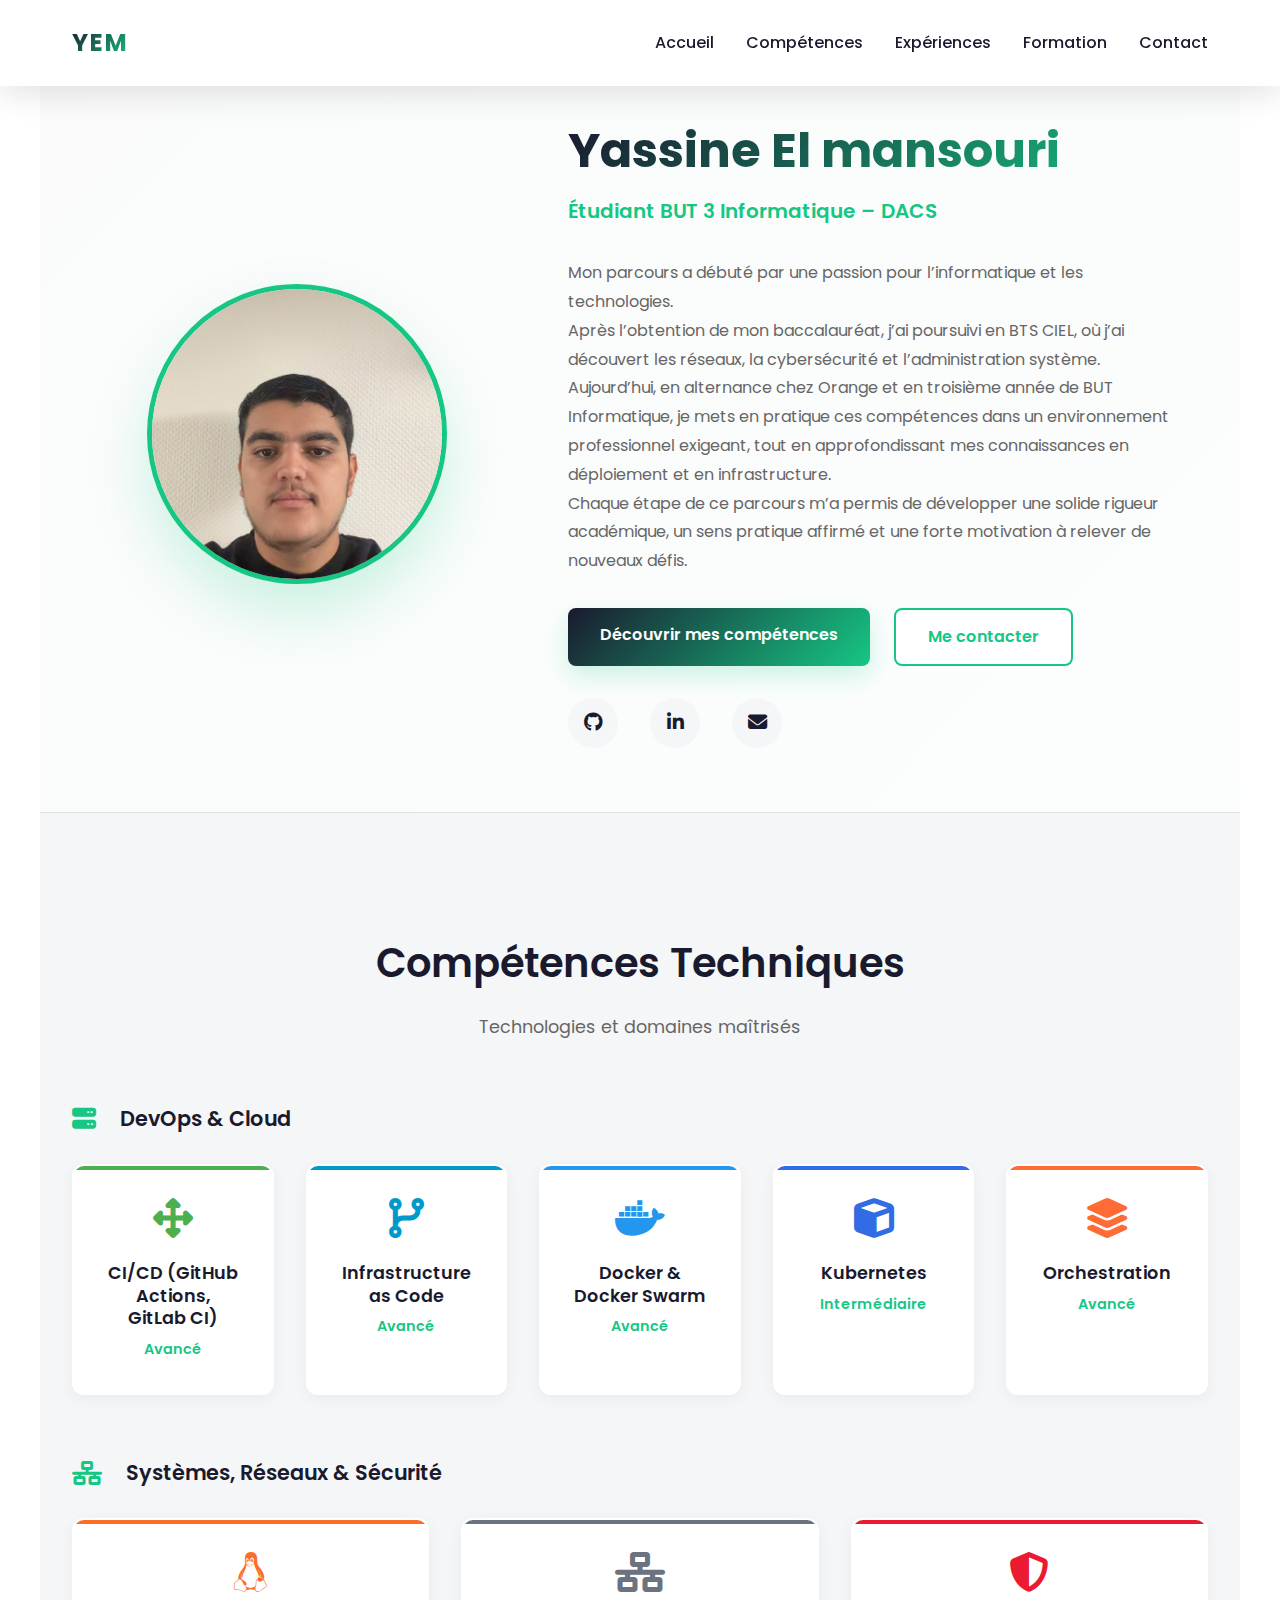
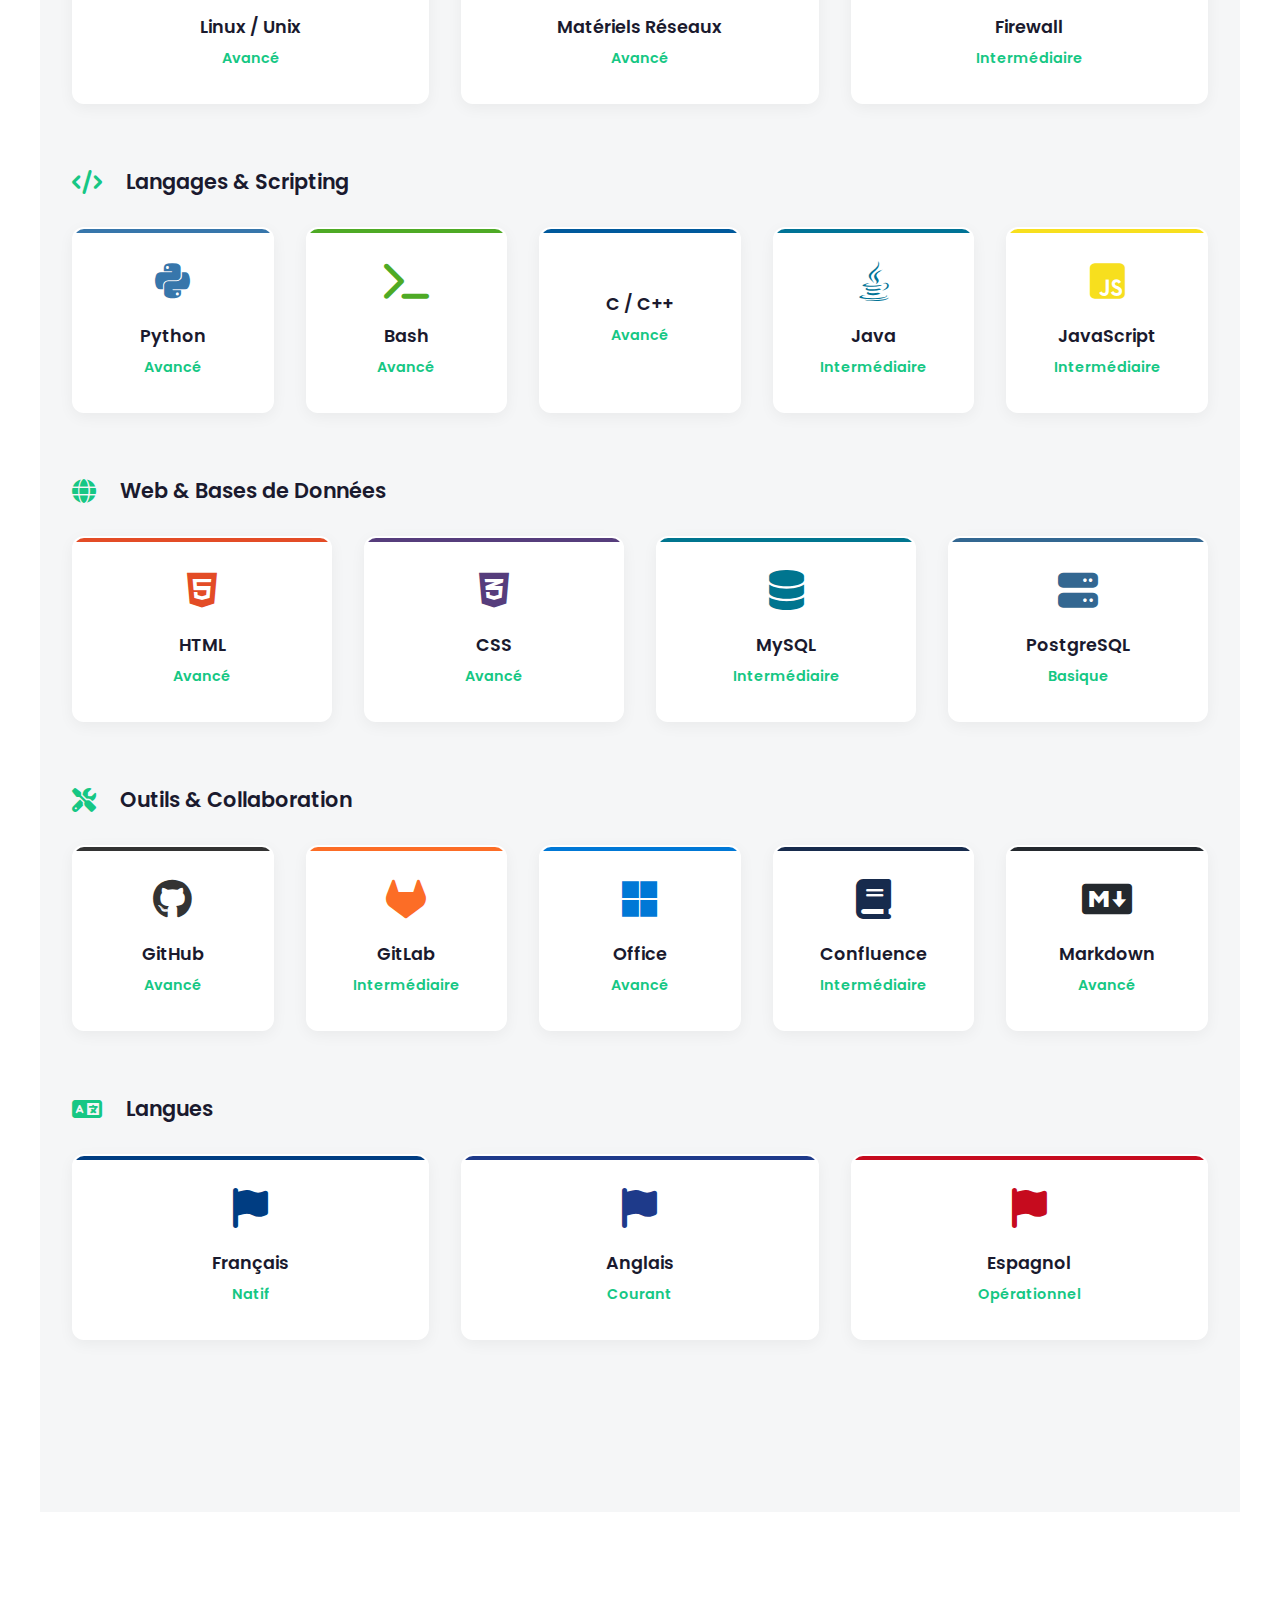
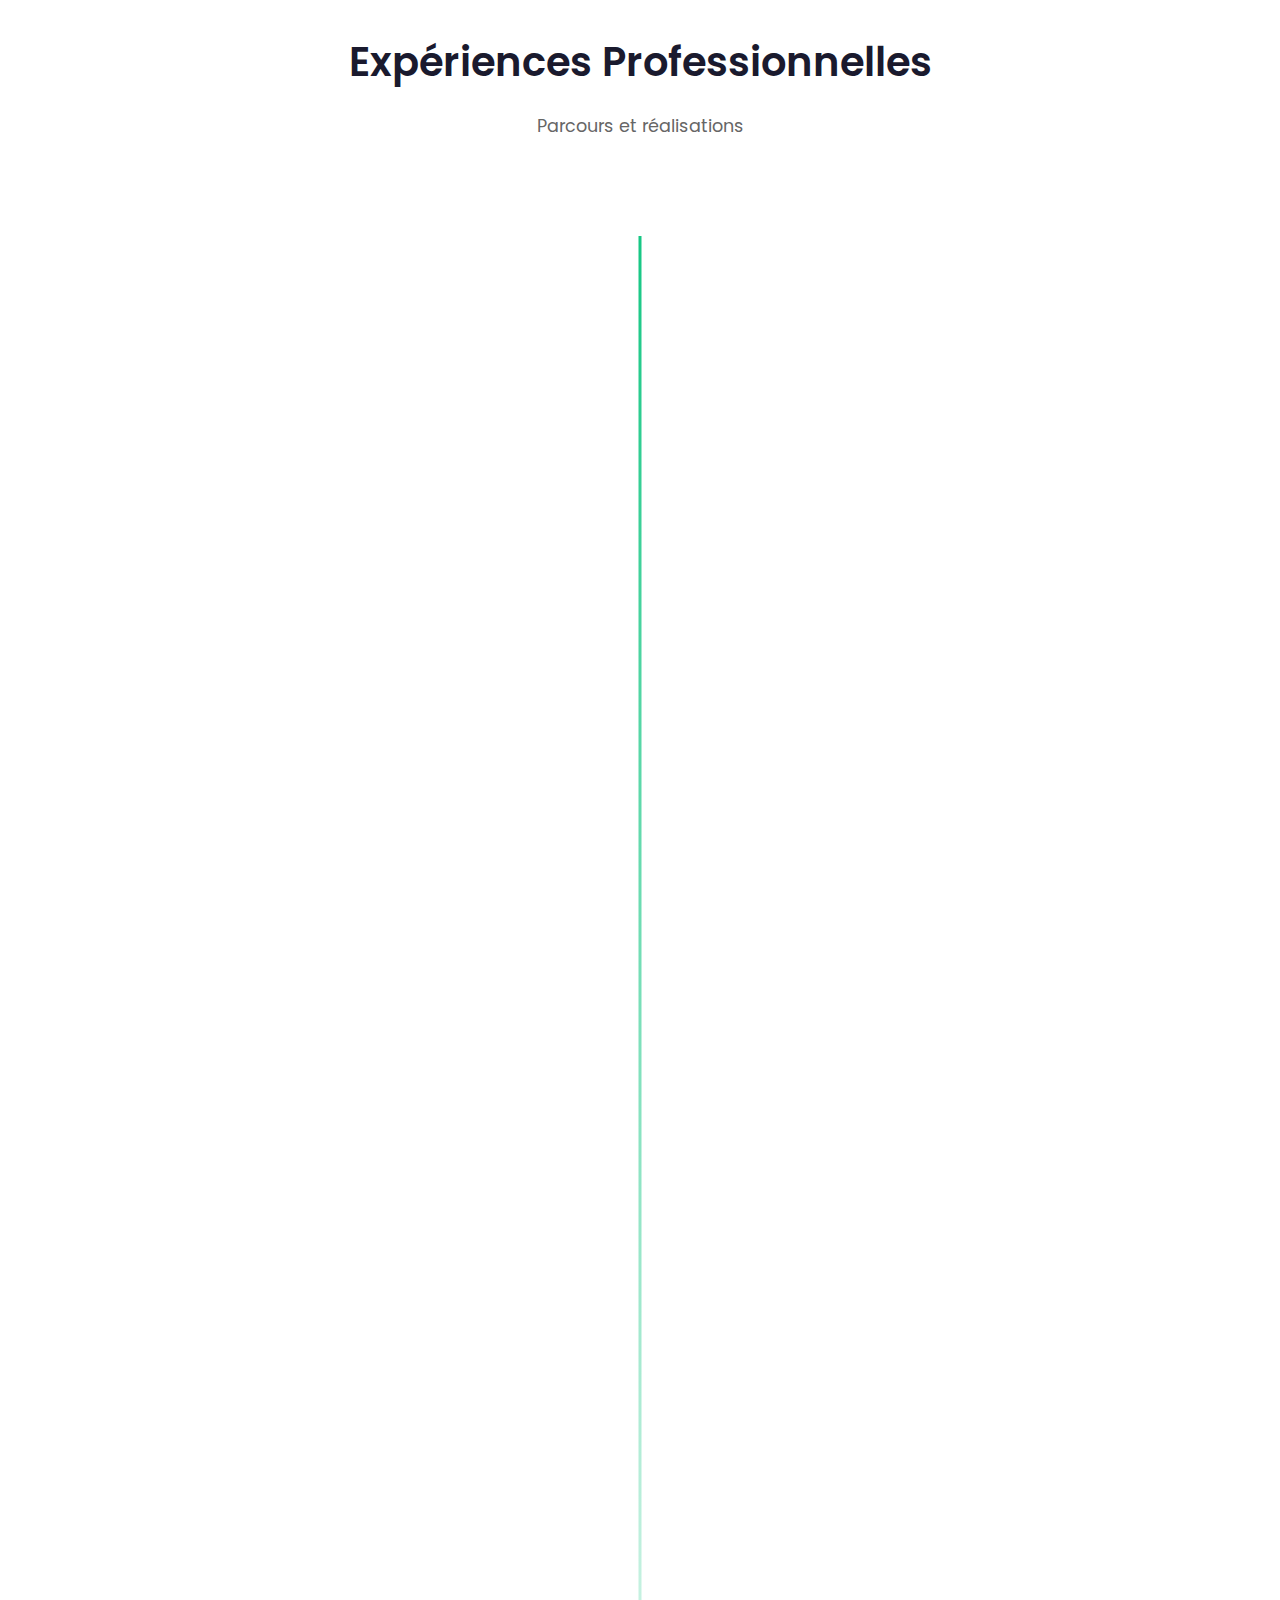
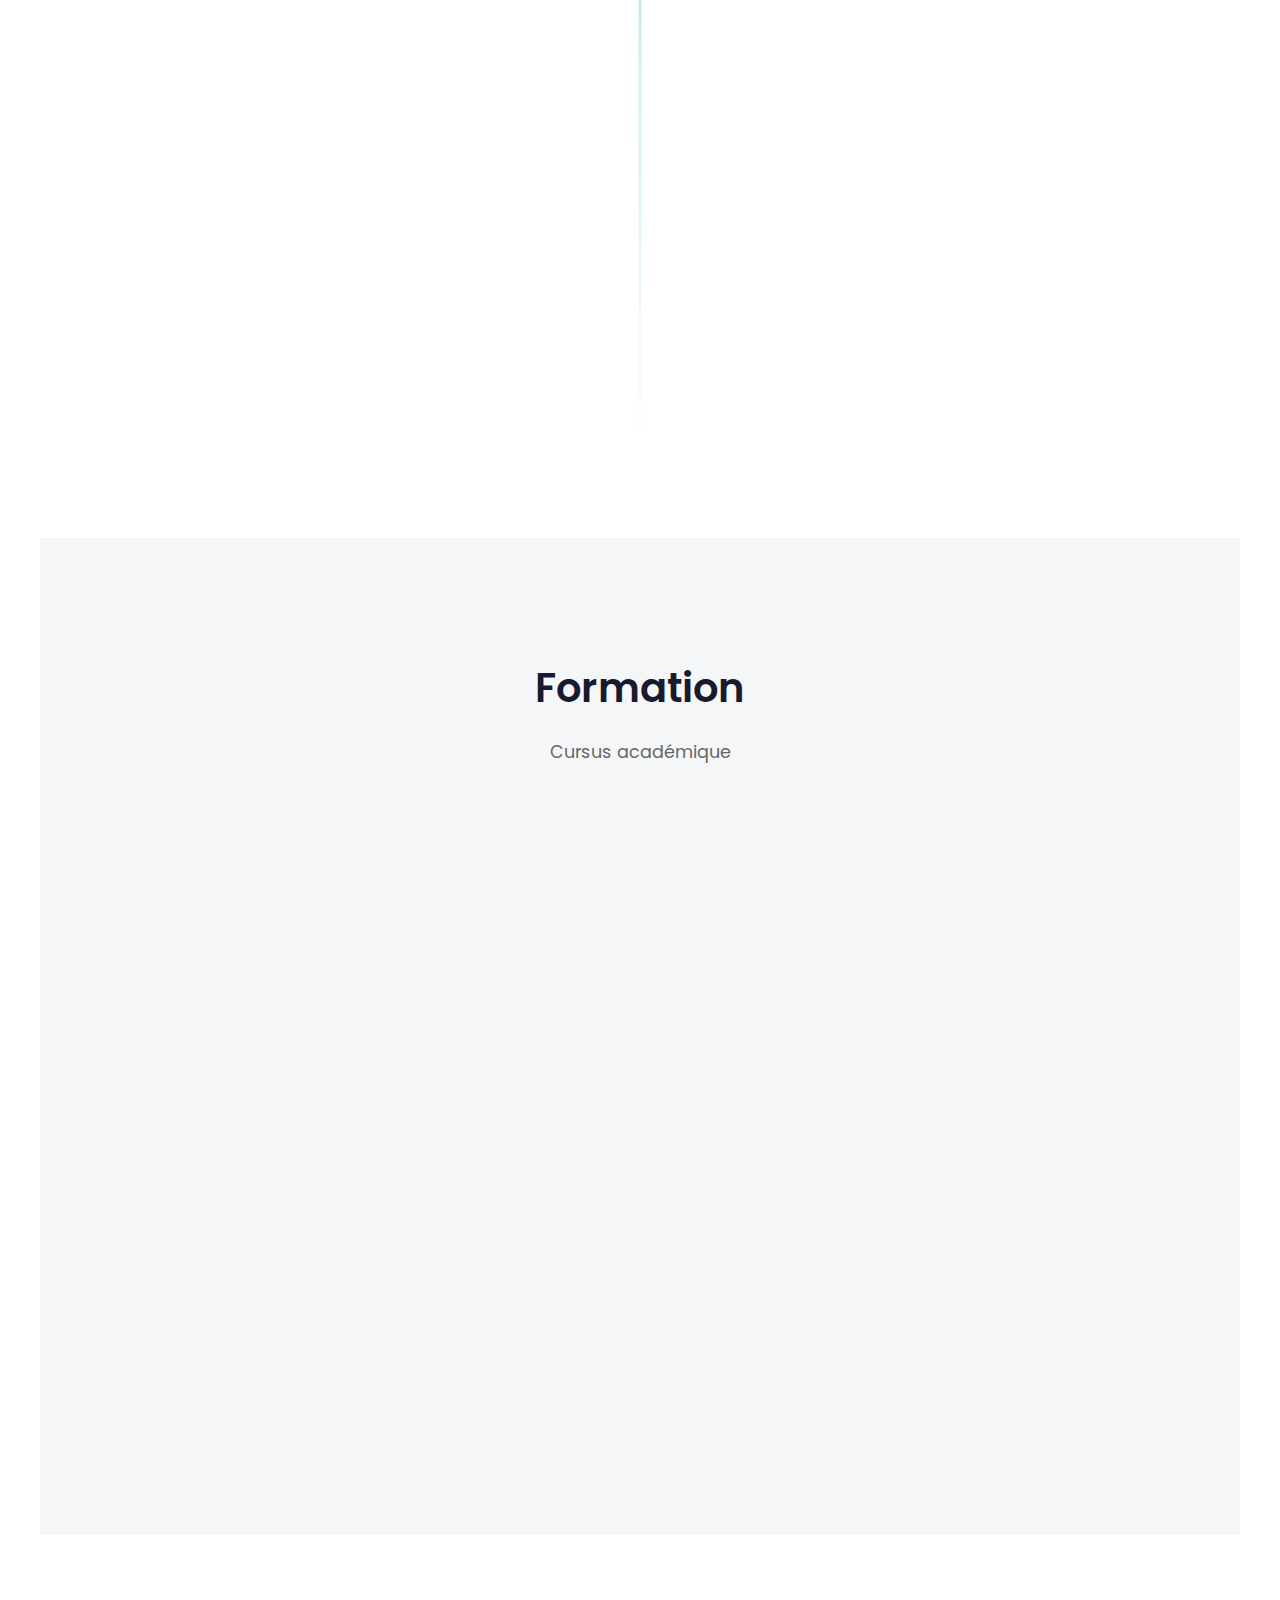
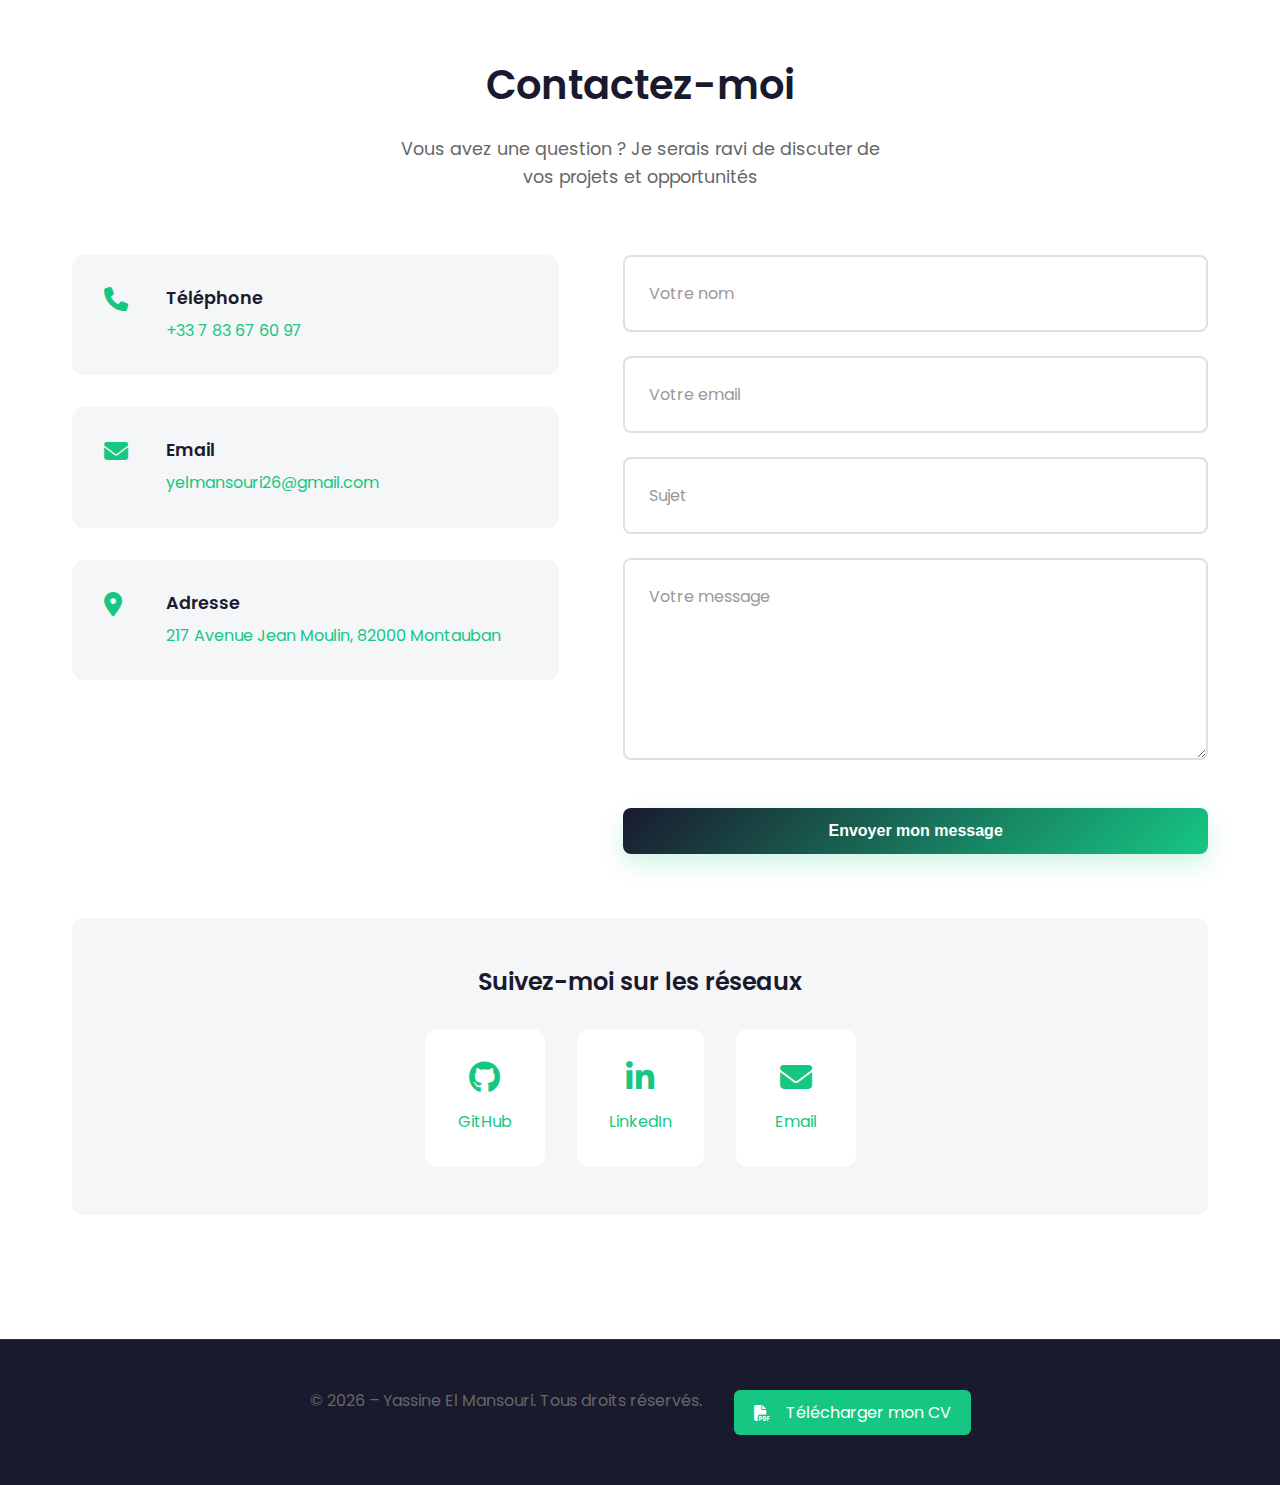
<file: index.html>
<!DOCTYPE html>
<html lang="fr">
<head>
  <meta charset="UTF-8">
  <title>Portfolio – Yassine El mansouri | BUT Informatique DACS</title>
  <meta name="viewport" content="width=device-width, initial-scale=1.0">
  <link rel="stylesheet" href="style.css">
  <link href="https://fonts.googleapis.com/css2?family=Poppins:wght@300;400;500;600;700&family=Inter:wght@400;500;600&display=swap" rel="stylesheet">
  <link rel="stylesheet" href="https://cdnjs.cloudflare.com/ajax/libs/font-awesome/6.4.0/css/all.min.css">
</head>

<body>

<!-- HEADER -->
<header>
  <div class="header-container">
    <div class="logo">YEM</div>
    <nav>
      <a href="#accueil" class="nav-link">Accueil</a>
      <a href="#competences" class="nav-link">Compétences</a>
      <a href="#experiences" class="nav-link">Expériences</a>
      <a href="#formation" class="nav-link">Formation</a>
      <a href="#contact" class="nav-link">Contact</a>
    </nav>
  </div>
</header>

<!-- HERO SECTION -->
<section id="accueil" class="section hero">
  <div class="hero-content">
    <div class="profile-image-wrapper">
      <img src="img/photo.jpg" alt="Yassine El Mansouri" class="profile-image">
    </div>
    <div class="hero-main-text">
      <h1 class="fade-in">Yassine El mansouri</h1>
      <p class="subtitle fade-in-delay-1">Étudiant BUT 3 Informatique – DACS</p>
      <p class="hero-description fade-in-delay-2">
        Mon parcours a débuté par une passion pour l’informatique et les technologies.<br>
        Après l’obtention de mon baccalauréat, j’ai poursuivi en BTS CIEL, 
        où j’ai découvert les réseaux, la cybersécurité et l’administration système.<br>
        Aujourd’hui, en alternance chez Orange et en troisième année de BUT Informatique, 
        je mets en pratique ces compétences dans un environnement professionnel exigeant, 
        tout en approfondissant mes connaissances en déploiement et en infrastructure.<br>
        Chaque étape de ce parcours m’a permis de développer une solide rigueur académique, 
        un sens pratique affirmé et une forte motivation à relever de nouveaux défis.
      </p>
      <div class="cta-buttons fade-in-delay-3">
        <a href="#competences" class="btn btn-primary">Découvrir mes compétences</a>
        <a href="#contact" class="btn btn-secondary">Me contacter</a>
      </div>
      <div class="social-links fade-in-delay-4">
        <a href="https://github.com/yassinee-1" target="_blank" title="GitHub">
          <i class="fab fa-github"></i>
        </a>
        <a href="https://www.linkedin.com/in/yassine-el-mansouri-36143b23a/" target="_blank" title="LinkedIn">
          <i class="fab fa-linkedin-in"></i>
        </a>
        <a href="mailto:yelmansouri26@gmail.com" title="Email">
          <i class="fas fa-envelope"></i>
        </a>
      </div>
    </div>
  </div>
</section>

<!-- COMPETENCES SECTION -->
<section id="competences" class="section competences-section">
  <div class="section-header">
    <h2>Compétences Techniques</h2>
    <p class="section-subtitle">Technologies et domaines maîtrisés</p>
  </div>

  <!-- DevOps & Cloud -->
<div class="competences-category">
  <h3 class="category-title">
    <i class="fas fa-server"></i> DevOps & Cloud
  </h3>
  <div class="skills-grid">
    <div class="skill-card" id="skill-cicd" style="--skill-color: #4CAF50;">
      <i class="fas fa-arrows-alt"></i>
      <h4>CI/CD (GitHub Actions, GitLab CI)</h4>
      <p>Avancé</p>
    </div>

    <div class="skill-card" id="skill-iac" style="--skill-color: #0099cc;">
      <i class="fas fa-code-branch"></i>
      <h4>Infrastructure as Code</h4>
      <p>Avancé</p>
    </div>

    <div class="skill-card" id="skill-docker" style="--skill-color: #2496ed;">
      <i class="fab fa-docker"></i>
      <h4>Docker & Docker Swarm</h4>
      <p>Avancé</p>
    </div>

    <div class="skill-card" id="skill-kubernetes" style="--skill-color: #326ce5;">
      <i class="fas fa-cube"></i>
      <h4>Kubernetes</h4>
      <p>Intermédiaire</p>
    </div>

    <div class="skill-card" id="skill-orchestration" style="--skill-color: #FF6B35;">
      <i class="fas fa-layer-group"></i>
      <h4>Orchestration</h4>
      <p>Avancé</p>
    </div>
  </div>
</div>

  <!-- Systèmes, Réseaux & Sécurité -->
<div class="competences-category">
  <h3 class="category-title">
    <i class="fas fa-network-wired"></i> Systèmes, Réseaux & Sécurité
  </h3>
  <div class="skills-grid">
    <div class="skill-card" id="skill-linux" style="--skill-color: #fc6d26;">
      <i class="fab fa-linux"></i>
      <h4>Linux / Unix</h4>
      <p>Avancé</p>
    </div>

    <div class="skill-card" id="skill-networks" style="--skill-color: #6b7280;">
      <i class="fas fa-network-wired"></i>
      <h4>Matériels Réseaux</h4>
      <p>Avancé</p>
    </div>

    <div class="skill-card" id="skill-firewall" style="--skill-color: #ea1a32;">
      <i class="fas fa-shield-alt"></i>
      <h4>Firewall</h4>
      <p>Intermédiaire</p>
    </div>
  </div>
</div>

  <!-- Langages & Scripting -->
  <div class="competences-category">
    <h3 class="category-title">
      <i class="fas fa-code"></i> Langages & Scripting
    </h3>
    <div class="skills-grid">
      <div class="skill-card" id="skill-python" style="--skill-color: #3776ab;">
        <i class="fab fa-python"></i>
        <h4>Python</h4>
        <p>Avancé</p>
      </div>
      <div class="skill-card" id="skill-bash" style="--skill-color: #4EAA25;">
        <i class="fas fa-terminal"></i>
        <h4>Bash</h4>
        <p>Avancé</p>
      </div>
      <div class="skill-card" id="skill-cpp" style="--skill-color: #00599c;">
        <i class="fas fa-brackets"></i>
        <h4>C / C++</h4>
        <p>Avancé</p>
      </div>
      <div class="skill-card" id="skill-java" style="--skill-color: #007396;">
        <i class="fab fa-java"></i>
        <h4>Java</h4>
        <p>Intermédiaire</p>
      </div>
      <div class="skill-card" id="skill-javascript" style="--skill-color: #f7df1e;">
        <i class="fab fa-js-square"></i>
        <h4>JavaScript</h4>
        <p>Intermédiaire</p>
      </div>
    </div>
  </div>

  <!-- Web & Bases de Données -->
  <div class="competences-category">
    <h3 class="category-title">
      <i class="fas fa-globe"></i> Web & Bases de Données
    </h3>
    <div class="skills-grid">
      <div class="skill-card" id="skill-html" style="--skill-color: #e34c26;">
        <i class="fab fa-html5"></i>
        <h4>HTML</h4>
        <p>Avancé</p>
      </div>
      <div class="skill-card" id="skill-css" style="--skill-color: #563d7c;">
        <i class="fab fa-css3-alt"></i>
        <h4>CSS</h4>
        <p>Avancé</p>
      </div>
      <div class="skill-card" id="skill-mysql" style="--skill-color: #00758f;">
        <i class="fas fa-database"></i>
        <h4>MySQL</h4>
        <p>Intermédiaire</p>
      </div>
      <div class="skill-card" id="skill-postgresql" style="--skill-color: #336791;">
        <i class="fas fa-server"></i>
        <h4>PostgreSQL</h4>
        <p>Basique</p>
      </div>
    </div>
  </div>

<!-- Outils & Collaboration -->
<div class="competences-category">
  <h3 class="category-title">
    <i class="fas fa-tools"></i> Outils & Collaboration
  </h3>
  <div class="skills-grid">
    <div class="skill-card" id="skill-github" style="--skill-color: #333333;">
      <i class="fab fa-github"></i>
      <h4>GitHub</h4>
      <p>Avancé</p>
    </div>

    <div class="skill-card" id="skill-gitlab" style="--skill-color: #FC6D26;">
      <i class="fab fa-gitlab"></i>
      <h4>GitLab</h4>
      <p>Intermédiaire</p>
    </div>

    <div class="skill-card" id="skill-office" style="--skill-color: #0078D6;">
      <i class="fab fa-microsoft"></i>
      <h4>Office</h4>
      <p>Avancé</p>
    </div>

    <div class="skill-card" id="skill-confluence" style="--skill-color: #172B4D;">
      <i class="fas fa-book"></i>
      <h4>Confluence</h4>
      <p>Intermédiaire</p>
    </div>

    <div class="skill-card" id="skill-markdown" style="--skill-color: #24292e;">
      <i class="fab fa-markdown"></i>
      <h4>Markdown</h4>
      <p>Avancé</p>
    </div>
  </div>
</div>

  <!-- Langues -->
  <div class="competences-category">
    <h3 class="category-title">
      <i class="fas fa-language"></i> Langues
    </h3>
    <div class="skills-grid">
      <div class="skill-card" id="skill-french" style="--skill-color: #003d82;">
        <i class="fas fa-flag"></i>
        <h4>Français</h4>
        <p>Natif</p>
      </div>
      <div class="skill-card" id="skill-english" style="--skill-color: #1e3a8a;">
        <i class="fas fa-flag"></i>
        <h4>Anglais</h4>
        <p>Courant</p>
      </div>
      <div class="skill-card" id="skill-spanish" style="--skill-color: #c60b1e;">
        <i class="fas fa-flag"></i>
        <h4>Espagnol</h4>
        <p>Opérationnel</p>
      </div>
    </div>
  </div>
</section>

<!-- EXPERIENCES SECTION -->
<section id="experiences" class="section experiences-section">
  <div class="section-header">
    <h2>Expériences Professionnelles</h2>
    <p class="section-subtitle">Parcours et réalisations</p>
  </div>

  <div class="timeline">
    <div class="timeline-item fade-in-up">
      <div class="timeline-marker">
        <i class="fas fa-briefcase"></i>
      </div>
      <div class="timeline-content">
        <div class="timeline-period">10/2025 - Présent</div>
        <h3>Alternance DevOps Spécialisé – Orange France</h3>
        <p class="timeline-location">
          <i class="fas fa-map-marker-alt"></i> Domaine SPIRIT - Département SPEAR - BLAGNAC
        </p>
        <p class="timeline-description">
          En tant que spécialiste DevOps en alternance chez Orange, je participe à la conception 
          et au déploiement d'infrastructures robustes et sécurisées. Je travaille sur l'automatisation 
          du déploiement d'applications et d'environnements, la sécurisation des pipelines CI/CD, 
          et la gestion d'infrastructures conteneurisées pour assurer scalabilité et haute disponibilité.
        </p>
        <ul class="timeline-list">
          <li>Conception et déploiement de templates Infrastructure as Code</li>
          <li>Sécurisation des pipelines CI/CD par intégration de contrôles de sécurité automatisés</li>
          <li>Déploiement et orchestration d'environnements conteneurisés (Docker, Docker Swarm)</li>
          <li>Assurance de scalabilité et haute disponibilité des services en production</li>
        </ul>
        <div class="timeline-skills">
          <span class="skill-tag"><a href="#skill-docker">Docker</a></span>
          <span class="skill-tag"><a href="#skill-iac">Infrastructure as Code</a></span>
          <span class="skill-tag"><a href="#skill-cicd">CI/CD</a></span>
          <span class="skill-tag"><a href="#skill-firewall">Sécurité</a></span>
        </div>
      </div>
    </div>

    <div class="timeline-item fade-in-up">
      <div class="timeline-marker">
        <i class="fas fa-graduation-cap"></i>
      </div>
      <div class="timeline-content">
        <div class="timeline-period">01/2025 - 06/2025</div>
        <h3>Projet CNES – Marauder (Robot communicant)</h3>
        <p class="timeline-location">
          <i class="fas fa-map-marker-alt"></i> Montauban
        </p>
        <p class="timeline-description">
          Intégration et développement pour un robot communicant innovant. Ce projet m'a permis 
          de mettre en œuvre des connaissances dans plusieurs domaines : électronique, systèmes 
          embarqués, web et modélisation 3D. J'ai développé une interface web permettant de 
          contrôler le robot à distance et de visualiser ses données en temps réel.
        </p>
        <ul class="timeline-list">
          <li>Modélisation 3D du robot (conception et optimisation)</li>
          <li>Développement d'une interface web interactive de contrôle à distance</li>
          <li>Intégration des systèmes de communication et de commande</li>
          <li>Programmation des algorithmes de contrôle et de retour d'information</li>
        </ul>
        <div class="timeline-skills">
          <span class="skill-tag"><a href="#skill-python">Python</a></span>
          <span class="skill-tag"><a href="#skill-javascript">JavaScript</a></span>
          <span class="skill-tag"><a href="#skill-linux">Linux</a></span>
        </div>
      </div>
    </div>

    <div class="timeline-item fade-in-up">
      <div class="timeline-marker">
        <i class="fas fa-building"></i>
      </div>
      <div class="timeline-content">
        <div class="timeline-period">05/2024 - 06/2024</div>
        <h3>Stage – Cowigo (BTS CIEL)</h3>
        <p class="timeline-location">
          <i class="fas fa-map-marker-alt"></i> Toulouse
        </p>
        <p class="timeline-description">
          Lors de ce stage de 1ère année, j'ai découvert les métiers de l'administration 
          réseau en mettant en place une infrastructure complète. J'ai configuré les services 
          critiques d'une entreprise du secteur informatique et automatisé des tâches 
          d'administration système pour améliorer l'efficacité opérationnelle.
        </p>
        <ul class="timeline-list">
          <li>Configuration de serveurs DNS et DHCP (infrastructure réseau)</li>
          <li>Développement de scripts bash pour automatisation d'Archlinux</li>
          <li>Suivi et documentation de projets informatiques</li>
          <li>Sensibilisation aux bonnes pratiques en entreprise</li>
        </ul>
        <div class="timeline-skills">
          <span class="skill-tag"><a href="#skill-linux">Linux</a></span>
          <span class="skill-tag"><a href="#skill-networks">Réseaux</a></span>
          <span class="skill-tag"><a href="#skill-firewall">Firewall</a></span>
          <span class="skill-tag"><a href="#skill-bash">Automatisation</a></span>
        </div>
      </div>
    </div>
  </div>
</section>

<!-- FORMATION SECTION -->
<section id="formation" class="section formation-section">
  <div class="section-header">
    <h2>Formation</h2>
    <p class="section-subtitle">Cursus académique</p>
  </div>

  <div class="education-grid">
    <div class="education-card fade-in-up">
      <div class="education-icon">
        <i class="fas fa-graduation-cap"></i>
      </div>
      <div class="education-level">Bac+3</div>
      <h3>BUT 3 Informatique</h3>
      <p class="education-major">Parcours DACS</p>
      <p class="education-meta">
        <span class="period">Depuis 09/2025</span><br>
        <span class="location">Université de Toulouse</span>
      </p>
      <p class="education-description">
        Déploiement d'Applications Communicantes et Sécurisées
      </p>
    </div>

    <div class="education-card fade-in-up">
      <div class="education-icon">
        <i class="fas fa-book"></i>
      </div>
      <div class="education-level">Bac+2</div>
      <h3>BTS CIEL</h3>
      <p class="education-major">Parcours Informatique et Réseau</p>
      <p class="education-meta">
        <span class="period">09/2023 - 07/2025</span><br>
        <span class="location">Lycée Antoine Bourdelle, Montauban</span>
      </p>
      <p class="education-description">
        Cybersécurité, Informatique, réseaux et Électronique
      </p>
    </div>

    <div class="education-card fade-in-up">
      <div class="education-icon">
        <i class="fas fa-certificate"></i>
      </div>
      <div class="education-level">Bac</div>
      <h3>Baccalauréat Général</h3>
      <p class="education-major">Mention Assez bien</p>
      <p class="education-meta">
        <span class="period">2023</span><br>
        <span class="location">Lycée Antoine Bourdelle, Montauban</span>
      </p>
      <p class="education-description">
        Spécialités : Mathématiques et Numérique Sciences Informatique
      </p>
    </div>
  </div>
</section>

<!-- CONTACT SECTION -->
<section id="contact" class="section contact-section">
  <div class="section-header">
    <h2>Contactez-moi</h2>
    <p class="section-subtitle">Vous avez une question ? Je serais ravi de discuter de vos projets et opportunités</p>
  </div>

  <div class="contact-container">
    <div class="contact-info">
      <div class="contact-item">
        <i class="fas fa-phone"></i>
        <div>
          <h4>Téléphone</h4>
          <p><a href="tel:+33783676097">+33 7 83 67 60 97</a></p>
        </div>
      </div>
      <div class="contact-item">
        <i class="fas fa-envelope"></i>
        <div>
          <h4>Email</h4>
          <p><a href="mailto:yelmansouri26@gmail.com">yelmansouri26@gmail.com</a></p>
        </div>
      </div>
      <div class="contact-item">
        <i class="fas fa-map-marker-alt"></i>
        <div>
          <h4>Adresse</h4>
          <p>
            <a href="https://www.google.com/maps/search/?api=1&query=217+Avenue+Jean+Moulin+82000+Montauban" target="_blank">
              217 Avenue Jean Moulin, 82000 Montauban
            </a>
          </p>
        </div>
      </div>
    </div>

    <form class="contact-form" action="#" method="POST">
      <div class="form-group">
        <input type="text" placeholder="Votre nom" required>
      </div>
      <div class="form-group">
        <input type="email" placeholder="Votre email" required>
      </div>
      <div class="form-group">
        <input type="text" placeholder="Sujet" required>
      </div>
      <div class="form-group">
        <textarea placeholder="Votre message" rows="6" required></textarea>
      </div>
      <button type="submit" class="btn btn-primary">Envoyer mon message</button>
    </form>
  </div>

  <div class="social-section">
    <h3>Suivez-moi sur les réseaux</h3>
    <div class="social-links-large">
      <a href="https://github.com/yassinee-1" target="_blank" class="social-icon-large">
        <i class="fab fa-github"></i>
        <span>GitHub</span>
      </a>
      <a href="https://www.linkedin.com/in/yassine-el-mansouri-36143b23a/" target="_blank" class="social-icon-large">
        <i class="fab fa-linkedin-in"></i>
        <span>LinkedIn</span>
      </a>
      <a href="mailto:yelmansouri26@gmail.com" class="social-icon-large">
        <i class="fas fa-envelope"></i>
        <span>Email</span>
      </a>
    </div>
  </div>
</section>

<!-- FOOTER -->
<footer>
  <div class="footer-content">
    <p>&copy; 2026 – Yassine El Mansouri. Tous droits réservés.</p>
    <a href="EL_MANSOURI_Yassine_CV.pdf" target="_blank" class="cv-link">
      <i class="fas fa-file-pdf"></i> Télécharger mon CV
    </a>
  </div>
</footer>

<script>
  // Scroll fluide vers les compétences
  document.querySelectorAll('a[href^="#skill-"], a[href^="#competences"]').forEach(link => {
    link.addEventListener('click', function(e) {
      const targetId = this.getAttribute('href');
      const targetElement = document.querySelector(targetId);
      
      if (targetElement) {
        e.preventDefault();
        
        // Traitement différent pour #competences (scroll au début) et #skill-* (scroll au centre avec highlight)
        if (targetId === '#competences') {
          targetElement.scrollIntoView({
            behavior: 'smooth',
            block: 'start'
          });
        } else {
          targetElement.scrollIntoView({
            behavior: 'smooth',
            block: 'center'
          });
          
          // Effet visuel: highlight la carte pendant 1s
          targetElement.style.boxShadow = '0 0 30px rgba(22, 199, 132, 0.6)';
          setTimeout(() => {
            targetElement.style.transition = 'box-shadow 0.5s ease-out';
            targetElement.style.boxShadow = '0 4px 15px rgba(0, 0, 0, 0.05)';
          }, 100);
        }
      }
    });
  });
</script>

</body>
</html>
</file>
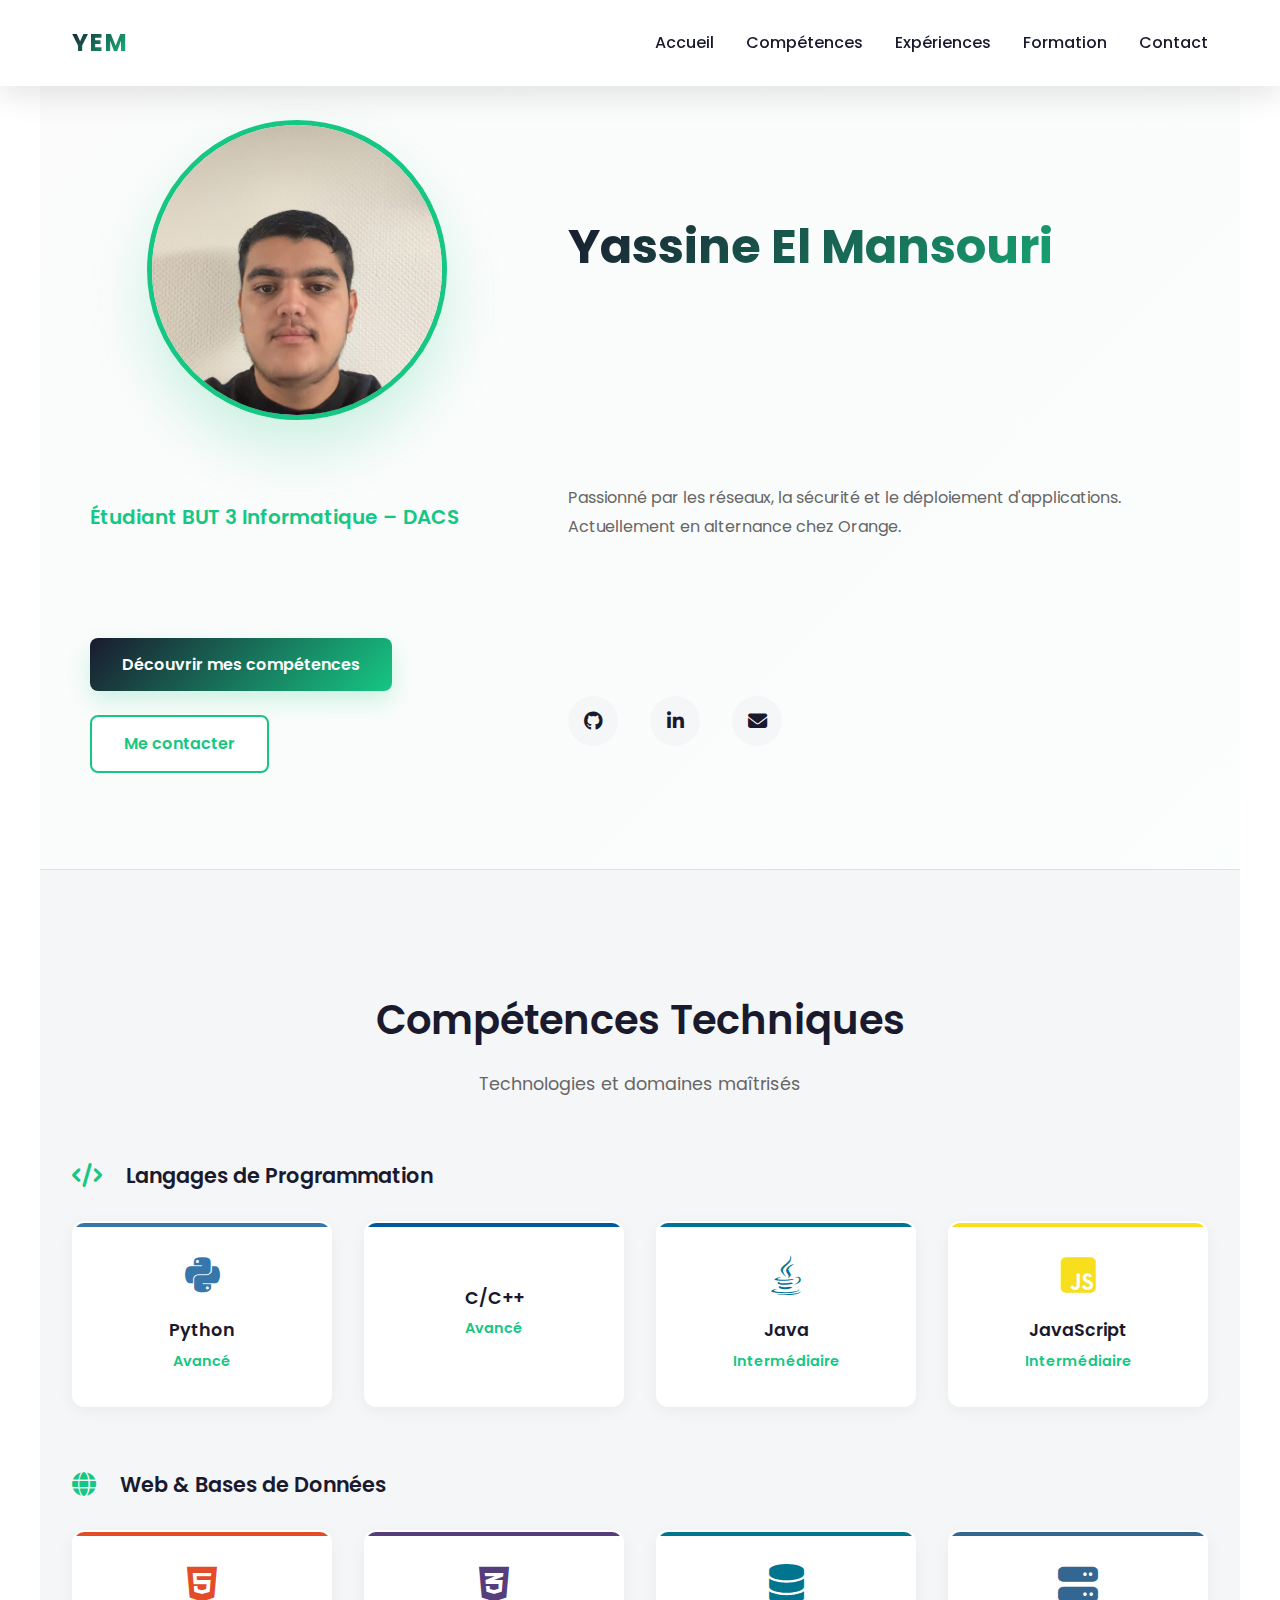
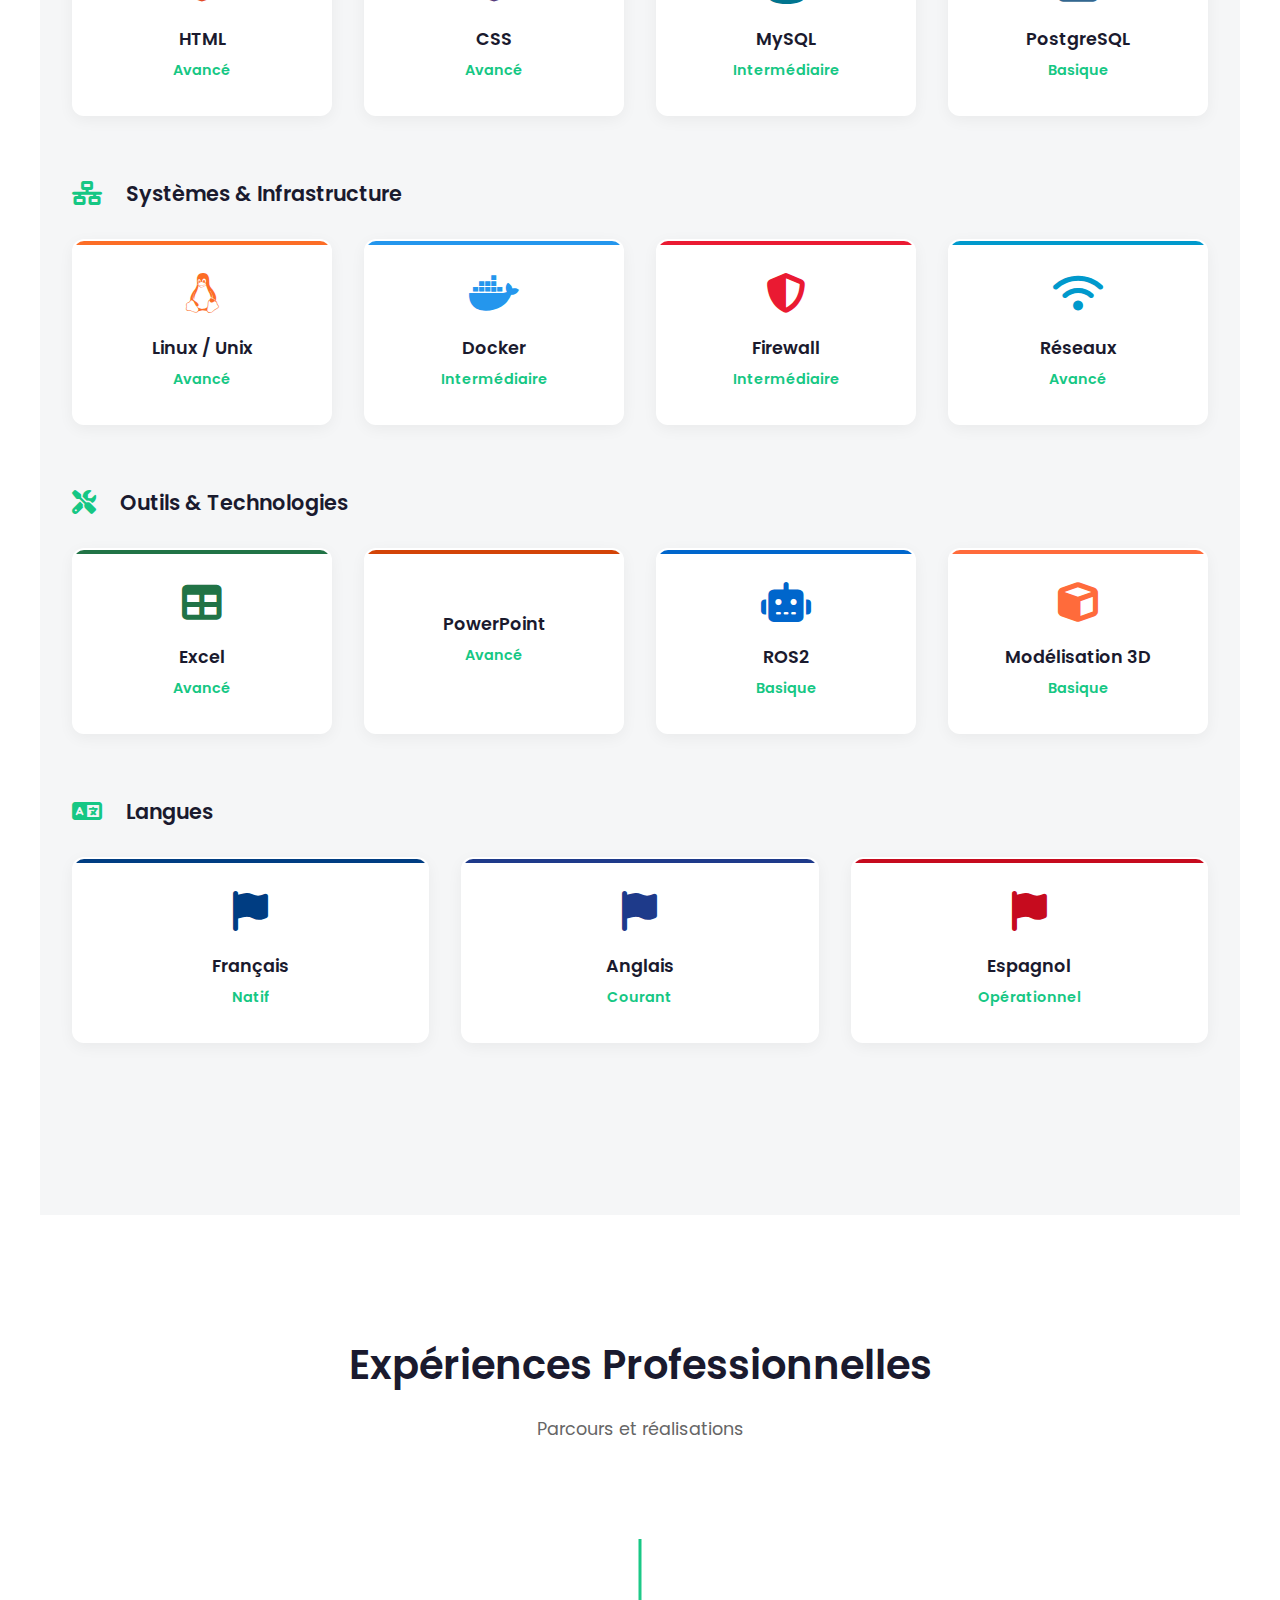
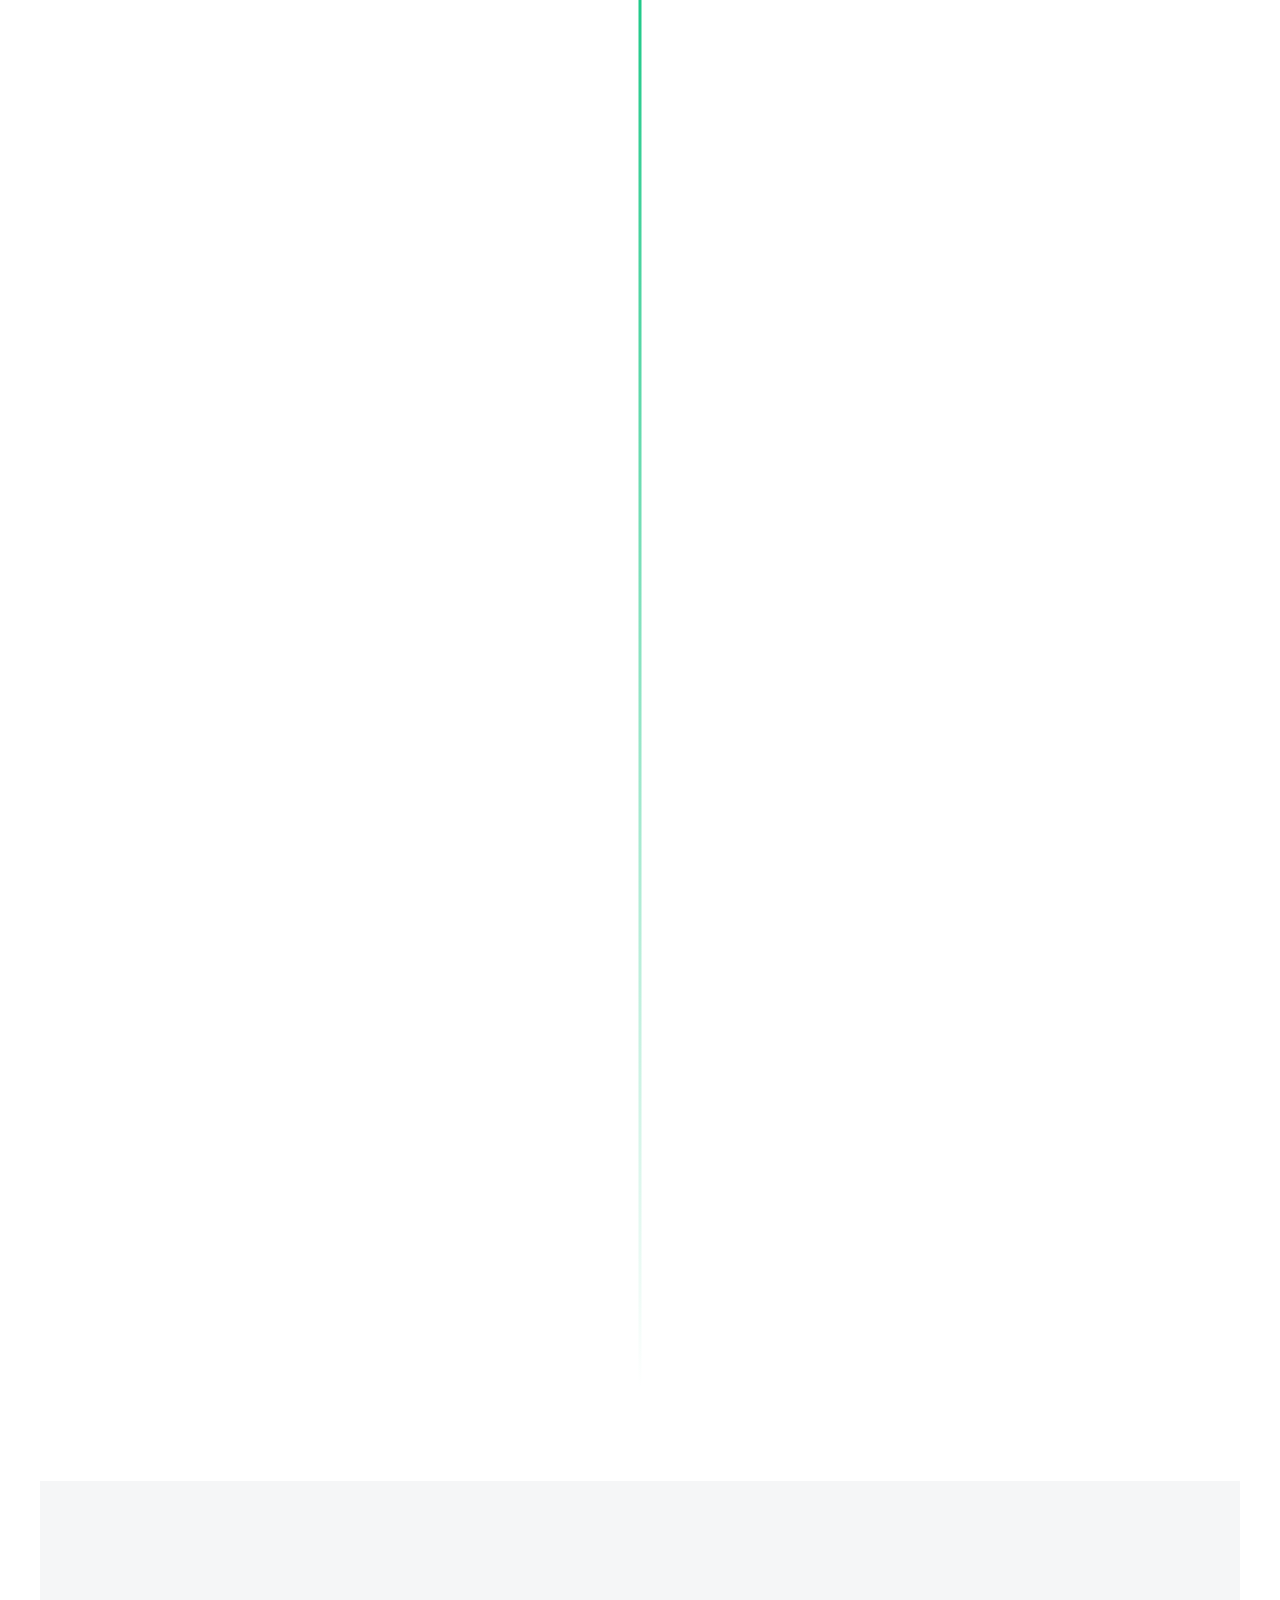
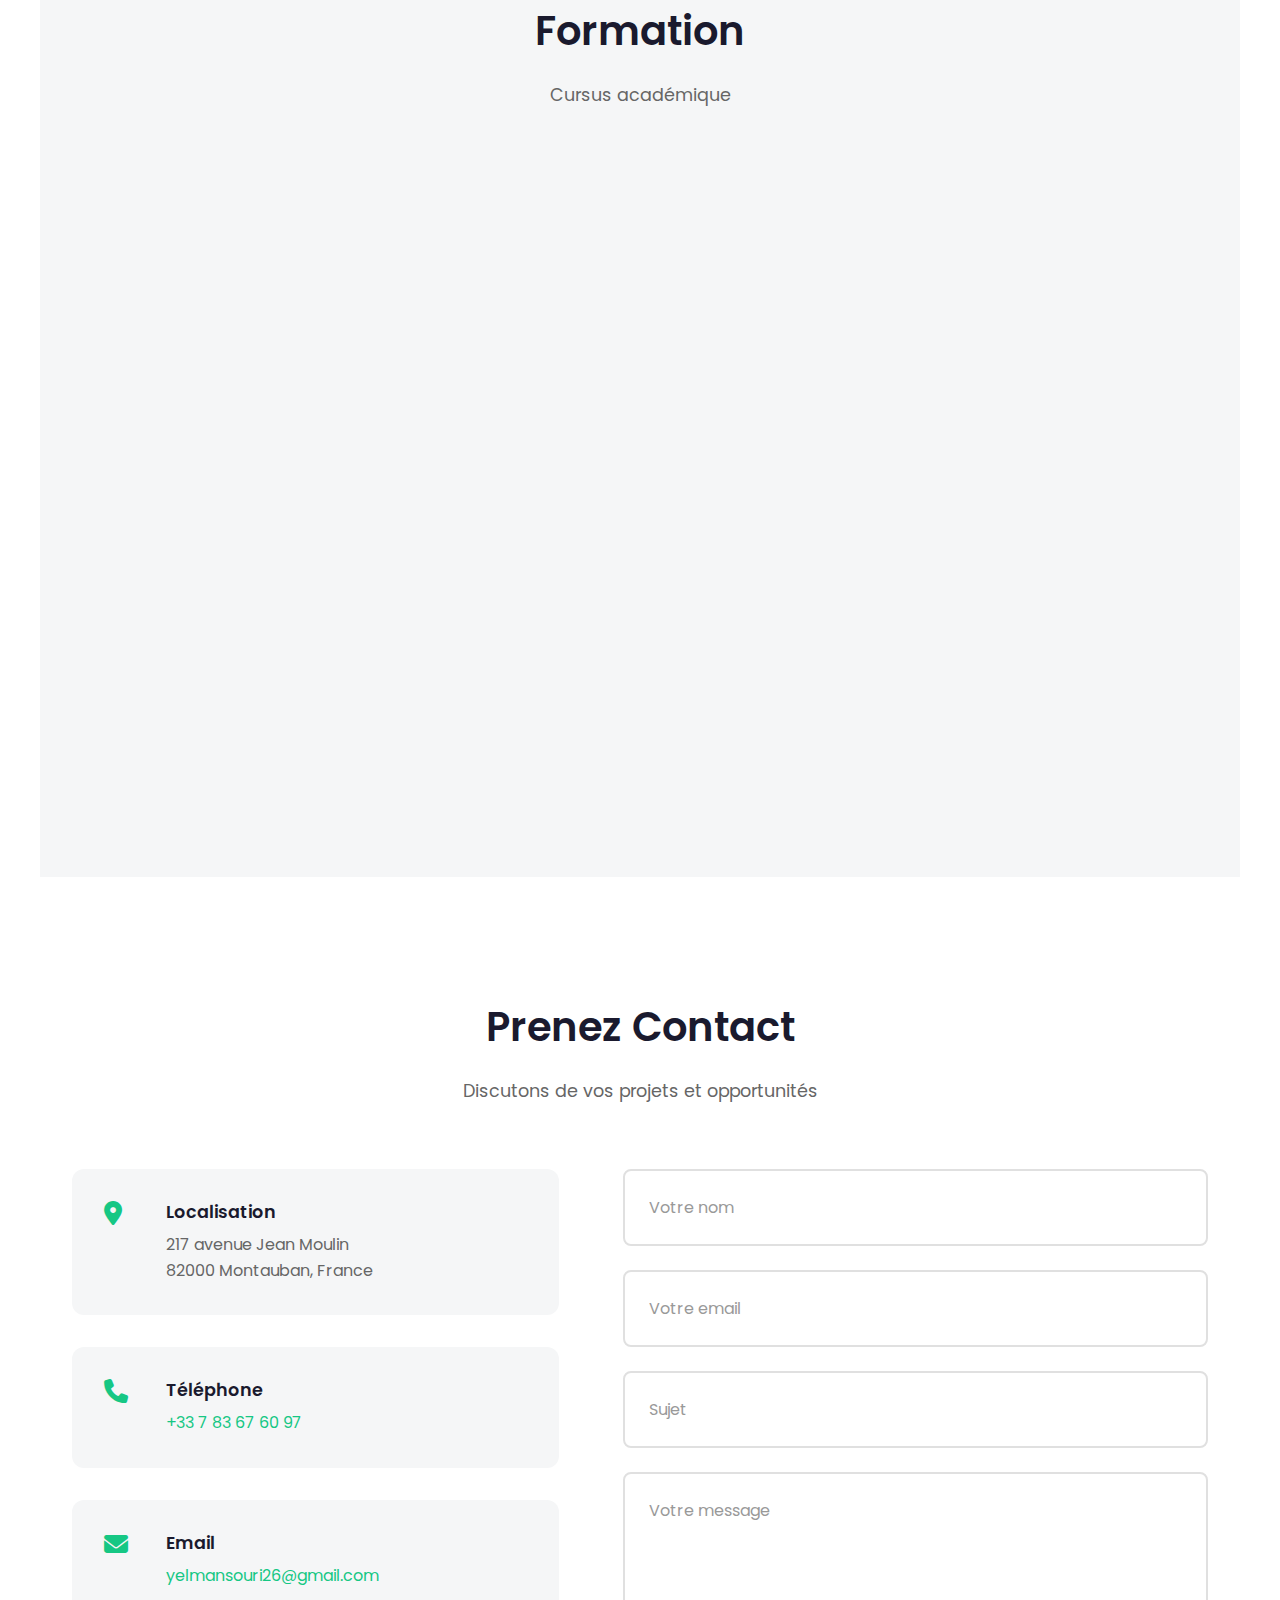
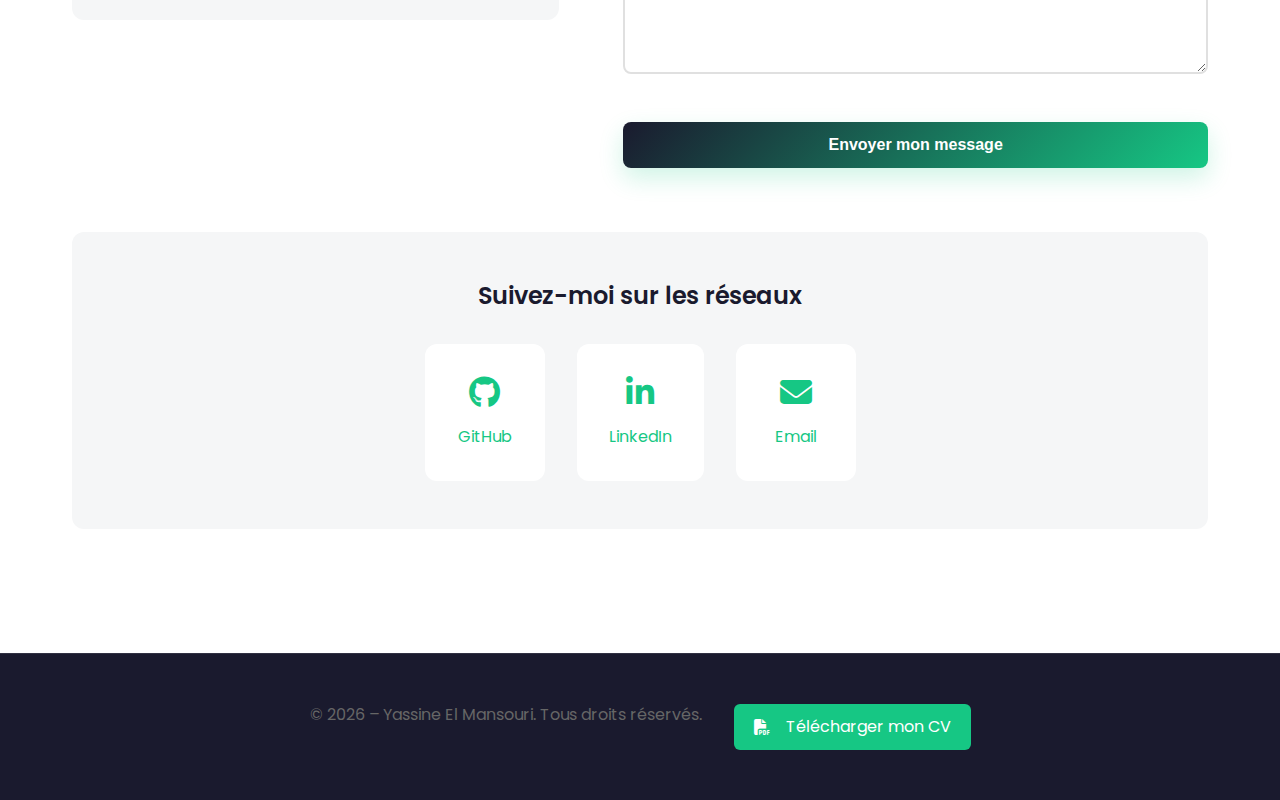
<file: index_new.html>
<!DOCTYPE html>
<html lang="fr">
<head>
  <meta charset="UTF-8">
  <title>Portfolio – Yassine El Mansouri | BUT Informatique DACS</title>
  <meta name="viewport" content="width=device-width, initial-scale=1.0">
  <link rel="stylesheet" href="style.css">
  <link href="https://fonts.googleapis.com/css2?family=Poppins:wght@300;400;500;600;700&family=Inter:wght@400;500;600&display=swap" rel="stylesheet">
  <link rel="stylesheet" href="https://cdnjs.cloudflare.com/ajax/libs/font-awesome/6.4.0/css/all.min.css">
</head>

<body>

<!-- HEADER -->
<header>
  <div class="header-container">
    <div class="logo">YEM</div>
    <nav>
      <a href="#accueil" class="nav-link">Accueil</a>
      <a href="#competences" class="nav-link">Compétences</a>
      <a href="#experiences" class="nav-link">Expériences</a>
      <a href="#formation" class="nav-link">Formation</a>
      <a href="#contact" class="nav-link">Contact</a>
    </nav>
  </div>
</header>

<!-- HERO SECTION -->
<section id="accueil" class="section hero">
  <div class="hero-content">
    <div class="profile-image-wrapper">
      <img src="img/photo.jpg" alt="Yassine El Mansouri" class="profile-image">
    </div>
    
    <h1 class="fade-in">Yassine El Mansouri</h1>
    <p class="subtitle fade-in-delay-1">Étudiant BUT 3 Informatique – DACS</p>
    <p class="hero-description fade-in-delay-2">
      Passionné par les réseaux, la sécurité et le déploiement d'applications. 
      Actuellement en alternance chez Orange.
    </p>
    
    <div class="cta-buttons fade-in-delay-3">
      <a href="#competences" class="btn btn-primary">Découvrir mes compétences</a>
      <a href="#contact" class="btn btn-secondary">Me contacter</a>
    </div>
    
    <div class="social-links fade-in-delay-4">
      <a href="https://github.com/" target="_blank" title="GitHub">
        <i class="fab fa-github"></i>
      </a>
      <a href="https://linkedin.com/" target="_blank" title="LinkedIn">
        <i class="fab fa-linkedin-in"></i>
      </a>
      <a href="mailto:yelmansouri26@gmail.com" title="Email">
        <i class="fas fa-envelope"></i>
      </a>
    </div>
  </div>
</section>

<!-- COMPETENCES SECTION -->
<section id="competences" class="section competences-section">
  <div class="section-header">
    <h2>Compétences Techniques</h2>
    <p class="section-subtitle">Technologies et domaines maîtrisés</p>
  </div>

  <!-- Langages de Programmation -->
  <div class="competences-category">
    <h3 class="category-title">
      <i class="fas fa-code"></i> Langages de Programmation
    </h3>
    <div class="skills-grid">
      <div class="skill-card" style="--skill-color: #3776ab;">
        <i class="fab fa-python"></i>
        <h4>Python</h4>
        <p>Avancé</p>
      </div>
      <div class="skill-card" style="--skill-color: #00599c;">
        <i class="fas fa-brackets"></i>
        <h4>C/C++</h4>
        <p>Avancé</p>
      </div>
      <div class="skill-card" style="--skill-color: #007396;">
        <i class="fab fa-java"></i>
        <h4>Java</h4>
        <p>Intermédiaire</p>
      </div>
      <div class="skill-card" style="--skill-color: #f7df1e;">
        <i class="fab fa-js-square"></i>
        <h4>JavaScript</h4>
        <p>Intermédiaire</p>
      </div>
    </div>
  </div>

  <!-- Web & Données -->
  <div class="competences-category">
    <h3 class="category-title">
      <i class="fas fa-globe"></i> Web & Bases de Données
    </h3>
    <div class="skills-grid">
      <div class="skill-card" style="--skill-color: #e34c26;">
        <i class="fab fa-html5"></i>
        <h4>HTML</h4>
        <p>Avancé</p>
      </div>
      <div class="skill-card" style="--skill-color: #563d7c;">
        <i class="fab fa-css3-alt"></i>
        <h4>CSS</h4>
        <p>Avancé</p>
      </div>
      <div class="skill-card" style="--skill-color: #00758f;">
        <i class="fas fa-database"></i>
        <h4>MySQL</h4>
        <p>Intermédiaire</p>
      </div>
      <div class="skill-card" style="--skill-color: #336791;">
        <i class="fas fa-server"></i>
        <h4>PostgreSQL</h4>
        <p>Basique</p>
      </div>
    </div>
  </div>

  <!-- Systèmes & Infrastructure -->
  <div class="competences-category">
    <h3 class="category-title">
      <i class="fas fa-network-wired"></i> Systèmes & Infrastructure
    </h3>
    <div class="skills-grid">
      <div class="skill-card" style="--skill-color: #fc6d26;">
        <i class="fab fa-linux"></i>
        <h4>Linux / Unix</h4>
        <p>Avancé</p>
      </div>
      <div class="skill-card" style="--skill-color: #2496ed;">
        <i class="fab fa-docker"></i>
        <h4>Docker</h4>
        <p>Intermédiaire</p>
      </div>
      <div class="skill-card" style="--skill-color: #ea1a32;">
        <i class="fas fa-shield-alt"></i>
        <h4>Firewall</h4>
        <p>Intermédiaire</p>
      </div>
      <div class="skill-card" style="--skill-color: #0099cc;">
        <i class="fas fa-wifi"></i>
        <h4>Réseaux</h4>
        <p>Avancé</p>
      </div>
    </div>
  </div>

  <!-- Outils & Technologies -->
  <div class="competences-category">
    <h3 class="category-title">
      <i class="fas fa-tools"></i> Outils & Technologies
    </h3>
    <div class="skills-grid">
      <div class="skill-card" style="--skill-color: #217346;">
        <i class="fas fa-table"></i>
        <h4>Excel</h4>
        <p>Avancé</p>
      </div>
      <div class="skill-card" style="--skill-color: #d34407;">
        <i class="fas fa-presentation"></i>
        <h4>PowerPoint</h4>
        <p>Avancé</p>
      </div>
      <div class="skill-card" style="--skill-color: #0066cc;">
        <i class="fas fa-robot"></i>
        <h4>ROS2</h4>
        <p>Basique</p>
      </div>
      <div class="skill-card" style="--skill-color: #ff6b3b;">
        <i class="fas fa-cube"></i>
        <h4>Modélisation 3D</h4>
        <p>Basique</p>
      </div>
    </div>
  </div>

  <!-- Langues -->
  <div class="competences-category">
    <h3 class="category-title">
      <i class="fas fa-language"></i> Langues
    </h3>
    <div class="skills-grid">
      <div class="skill-card" style="--skill-color: #003d82;">
        <i class="fas fa-flag"></i>
        <h4>Français</h4>
        <p>Natif</p>
      </div>
      <div class="skill-card" style="--skill-color: #1e3a8a;">
        <i class="fas fa-flag"></i>
        <h4>Anglais</h4>
        <p>Courant</p>
      </div>
      <div class="skill-card" style="--skill-color: #c60b1e;">
        <i class="fas fa-flag"></i>
        <h4>Espagnol</h4>
        <p>Opérationnel</p>
      </div>
    </div>
  </div>
</section>

<!-- EXPERIENCES SECTION -->
<section id="experiences" class="section experiences-section">
  <div class="section-header">
    <h2>Expériences Professionnelles</h2>
    <p class="section-subtitle">Parcours et réalisations</p>
  </div>

  <div class="timeline">
    <div class="timeline-item fade-in-up">
      <div class="timeline-marker">
        <i class="fas fa-briefcase"></i>
      </div>
      <div class="timeline-content">
        <div class="timeline-period">2025 - Présent</div>
        <h3>Alternance – Orange</h3>
        <p class="timeline-location">
          <i class="fas fa-map-marker-alt"></i> France
        </p>
        <p class="timeline-description">
          Participation à des activités liées à l'exploitation, au déploiement et à la 
          sécurisation de solutions informatiques en environnement professionnel.
        </p>
        <div class="timeline-skills">
          <span class="skill-tag">Réseaux</span>
          <span class="skill-tag">Sécurité</span>
          <span class="skill-tag">Déploiement</span>
          <span class="skill-tag">Systèmes</span>
        </div>
      </div>
    </div>

    <div class="timeline-item fade-in-up">
      <div class="timeline-marker">
        <i class="fas fa-graduation-cap"></i>
      </div>
      <div class="timeline-content">
        <div class="timeline-period">01/2025 - 06/2025</div>
        <h3>Projet CNES – Marauder</h3>
        <p class="timeline-location">
          <i class="fas fa-map-marker-alt"></i> Montauban
        </p>
        <p class="timeline-description">
          Participation à l'intégration des systèmes de communication, de commande et de retour 
          d'informations d'un robot. Développement d'un site web de contrôle à distance et 
          modélisation 3D du robot.
        </p>
        <ul class="timeline-list">
          <li>Contribution à la modélisation 3D du robot</li>
          <li>Développement d'un site web de contrôle à distance</li>
          <li>Intégration des systèmes de communication</li>
        </ul>
        <div class="timeline-skills">
          <span class="skill-tag">Python</span>
          <span class="skill-tag">Web</span>
          <span class="skill-tag">ROS2</span>
          <span class="skill-tag">Électronique</span>
        </div>
      </div>
    </div>

    <div class="timeline-item fade-in-up">
      <div class="timeline-marker">
        <i class="fas fa-building"></i>
      </div>
      <div class="timeline-content">
        <div class="timeline-period">05/2023 - 06/2023</div>
        <h3>Stage – Cowigo (BTS CIEL)</h3>
        <p class="timeline-location">
          <i class="fas fa-map-marker-alt"></i> Toulouse
        </p>
        <p class="timeline-description">
          Mise en place de services réseau (DNS, DHCP), automatisation sous Linux et découverte 
          du fonctionnement d'une entreprise du secteur informatique.
        </p>
        <ul class="timeline-list">
          <li>Montage serveur DNS et DHCP</li>
          <li>Réalisation de scripts d'automatisation Archlinux</li>
          <li>Suivi de projets informatiques et codage</li>
        </ul>
        <div class="timeline-skills">
          <span class="skill-tag">Linux</span>
          <span class="skill-tag">Réseaux</span>
          <span class="skill-tag">DNS/DHCP</span>
          <span class="skill-tag">Automatisation</span>
        </div>
      </div>
    </div>
  </div>
</section>

<!-- FORMATION SECTION -->
<section id="formation" class="section formation-section">
  <div class="section-header">
    <h2>Formation</h2>
    <p class="section-subtitle">Cursus académique</p>
  </div>

  <div class="education-grid">
    <div class="education-card fade-in-up">
      <div class="education-icon">
        <i class="fas fa-graduation-cap"></i>
      </div>
      <div class="education-level">Bac+3</div>
      <h3>BUT 3 Informatique</h3>
      <p class="education-major">Parcours DACS</p>
      <p class="education-meta">
        <span class="period">Depuis 09/2025</span><br>
        <span class="location">Université de Toulouse</span>
      </p>
      <p class="education-description">
        Déploiement d'Applications Communicantes et Sécurisées
      </p>
    </div>

    <div class="education-card fade-in-up">
      <div class="education-icon">
        <i class="fas fa-book"></i>
      </div>
      <div class="education-level">Bac+2</div>
      <h3>BTS CIEL</h3>
      <p class="education-major">Mention Assez bien</p>
      <p class="education-meta">
        <span class="period">09/2023 - 07/2025</span><br>
        <span class="location">Lycée Antoine Bourdelle, Montauban</span>
      </p>
      <p class="education-description">
        Cybersécurité, Informatique, réseaux et Électronique
      </p>
    </div>

    <div class="education-card fade-in-up">
      <div class="education-icon">
        <i class="fas fa-certificate"></i>
      </div>
      <div class="education-level">Bac</div>
      <h3>Baccalauréat Général</h3>
      <p class="education-major">Mention Très bien</p>
      <p class="education-meta">
        <span class="period">09/2022 - 07/2023</span><br>
        <span class="location">Lycée Antoine Bourdelle, Montauban</span>
      </p>
      <p class="education-description">
        Spécialités : Mathématiques et Numérique Sciences Informatique
      </p>
    </div>
  </div>
</section>

<!-- CONTACT SECTION -->
<section id="contact" class="section contact-section">
  <div class="section-header">
    <h2>Prenez Contact</h2>
    <p class="section-subtitle">Discutons de vos projets et opportunités</p>
  </div>

  <div class="contact-container">
    <div class="contact-info">
      <div class="contact-item">
        <i class="fas fa-map-marker-alt"></i>
        <div>
          <h4>Localisation</h4>
          <p>217 avenue Jean Moulin<br>82000 Montauban, France</p>
        </div>
      </div>
      <div class="contact-item">
        <i class="fas fa-phone"></i>
        <div>
          <h4>Téléphone</h4>
          <p><a href="tel:+33783676097">+33 7 83 67 60 97</a></p>
        </div>
      </div>
      <div class="contact-item">
        <i class="fas fa-envelope"></i>
        <div>
          <h4>Email</h4>
          <p><a href="mailto:yelmansouri26@gmail.com">yelmansouri26@gmail.com</a></p>
        </div>
      </div>
    </div>

    <form class="contact-form" action="#" method="POST">
      <div class="form-group">
        <input type="text" placeholder="Votre nom" required>
      </div>
      <div class="form-group">
        <input type="email" placeholder="Votre email" required>
      </div>
      <div class="form-group">
        <input type="text" placeholder="Sujet" required>
      </div>
      <div class="form-group">
        <textarea placeholder="Votre message" rows="6" required></textarea>
      </div>
      <button type="submit" class="btn btn-primary">Envoyer mon message</button>
    </form>
  </div>

  <div class="social-section">
    <h3>Suivez-moi sur les réseaux</h3>
    <div class="social-links-large">
      <a href="https://github.com/" target="_blank" class="social-icon-large">
        <i class="fab fa-github"></i>
        <span>GitHub</span>
      </a>
      <a href="https://linkedin.com/" target="_blank" class="social-icon-large">
        <i class="fab fa-linkedin-in"></i>
        <span>LinkedIn</span>
      </a>
      <a href="mailto:yelmansouri26@gmail.com" class="social-icon-large">
        <i class="fas fa-envelope"></i>
        <span>Email</span>
      </a>
    </div>
  </div>
</section>

<!-- FOOTER -->
<footer>
  <div class="footer-content">
    <p>&copy; 2026 – Yassine El Mansouri. Tous droits réservés.</p>
    <a href="Yassine_ElMansouri_CV.pdf" target="_blank" class="cv-link">
      <i class="fas fa-file-pdf"></i> Télécharger mon CV
    </a>
  </div>
</footer>

</body>
</html>
</file>
<file: style.css>
/* ==================== VARIABLES CSS ==================== */
:root {
  /* Couleurs principales */
  --primary-color: #1a1a2e;
  --secondary-color: #16c784;
  --accent-color: #0f3460;
  --light-bg: #f5f6f7;
  --white: #ffffff;
  --text-dark: #1a1a2e;
  --text-light: #666666;
  --text-muted: #999999;
  --border-color: #e0e0e0;
  --shadow: 0 10px 30px rgba(0, 0, 0, 0.1);
  --shadow-hover: 0 20px 40px rgba(0, 0, 0, 0.15);

  /* Espacements */
  --spacing-unit: 1rem;
  --spacing-xs: calc(var(--spacing-unit) * 0.5);
  --spacing-sm: var(--spacing-unit);
  --spacing-md: calc(var(--spacing-unit) * 1.5);
  --spacing-lg: calc(var(--spacing-unit) * 2);
  --spacing-xl: calc(var(--spacing-unit) * 3);
  --spacing-xxl: calc(var(--spacing-unit) * 4);

  /* Transitions */
  --transition-fast: 0.2s ease-in-out;
  --transition: 0.3s ease-in-out;
  --transition-slow: 0.5s ease-in-out;
}

/* ==================== RESET & BASE ==================== */
* {
  margin: 0;
  padding: 0;
  box-sizing: border-box;
}

html {
  scroll-behavior: smooth;
}

body {
  font-family: 'Poppins', -apple-system, BlinkMacSystemFont, 'Segoe UI', sans-serif;
  font-size: 16px;
  line-height: 1.6;
  color: var(--text-dark);
  background-color: var(--white);
  overflow-x: hidden;
}

/* ==================== TYPOGRAPHY ==================== */
h1, h2, h3, h4, h5, h6 {
  font-weight: 600;
  line-height: 1.3;
  margin-bottom: var(--spacing-md);
}

h1 {
  font-size: 3.5rem;
  font-weight: 700;
  background: linear-gradient(135deg, var(--primary-color), var(--secondary-color));
  -webkit-background-clip: text;
  -webkit-text-fill-color: transparent;
  background-clip: text;
}

h2 {
  font-size: 2.5rem;
  color: var(--primary-color);
}

h3 {
  font-size: 1.5rem;
  color: var(--primary-color);
}

h4 {
  font-size: 1.1rem;
  color: var(--text-dark);
}

p {
  color: var(--text-light);
  margin-bottom: var(--spacing-md);
}

a {
  color: var(--secondary-color);
  text-decoration: none;
  transition: var(--transition);
}

a:hover {
  color: var(--accent-color);
}

/* ==================== HEADER & NAVIGATION ==================== */
header {
  position: fixed;
  top: 0;
  width: 100%;
  background: var(--white);
  box-shadow: 0 2px 10px rgba(0, 0, 0, 0.05);
  z-index: 1000;
  transition: var(--transition);
}

header:hover {
  box-shadow: var(--shadow);
}

.header-container {
  max-width: 1200px;
  margin: 0 auto;
  padding: var(--spacing-md) var(--spacing-lg);
  display: flex;
  justify-content: space-between;
  align-items: center;
}

.logo {
  font-size: 1.5rem;
  font-weight: 700;
  background: linear-gradient(135deg, var(--primary-color), var(--secondary-color));
  -webkit-background-clip: text;
  -webkit-text-fill-color: transparent;
  background-clip: text;
  letter-spacing: 2px;
  transition: var(--transition);
}

.logo:hover {
  transform: scale(1.1);
}

nav {
  display: flex;
  gap: var(--spacing-lg);
}

.nav-link {
  color: var(--text-dark);
  font-weight: 500;
  position: relative;
  overflow: hidden;
}

.nav-link::after {
  content: '';
  position: absolute;
  bottom: -3px;
  left: 0;
  width: 0;
  height: 2px;
  background: var(--secondary-color);
  transition: width var(--transition);
}

.nav-link:hover::after {
  width: 100%;
}

/* ==================== MAIN SECTIONS ==================== */
.section {
  padding: calc(var(--spacing-xxl) + 60px) var(--spacing-lg);
  max-width: 1200px;
  margin: 0 auto;
}

.section-header {
  text-align: center;
  margin-bottom: var(--spacing-xxl);
}

.section-header h2 {
  margin-bottom: var(--spacing-md);
}

.section-subtitle {
  color: var(--text-light);
  font-size: 1.1rem;
  max-width: 500px;
  margin: 0 auto;
}

/* ==================== HERO SECTION ==================== */
.hero {
  padding-top: 80px;
  padding-bottom: var(--spacing-xxl);
  background: linear-gradient(135deg, rgba(26, 26, 46, 0.02), rgba(22, 199, 132, 0.02));
  border-bottom: 1px solid var(--border-color);
}

.hero-content {
  display: grid;
  grid-template-columns: 1fr 1.5fr;
  gap: var(--spacing-xxl);
  align-items: center;
  max-width: 1100px;
  margin: 0 auto;
}

.profile-image-wrapper {
  display: flex;
  justify-content: center;
  align-items: center;
  animation: fadeInScale 0.8s ease-out;
  padding-top: 40px;
}

.hero-main-text {
  display: flex;
  flex-direction: column;
  justify-content: center;
  align-items: flex-start;
  height: 100%;
  margin-top: 40px;
}

.hero-main-text h1,
.hero-main-text .subtitle,
.hero-main-text .hero-description,
.hero-main-text .cta-buttons,
.hero-main-text .social-links {
  width: 100%;
  text-align: left;
}

.profile-image {
  width: 300px;
  height: 300px;
  border-radius: 50%;
  object-fit: cover;
  border: 5px solid var(--secondary-color);
  box-shadow: 0 30px 60px rgba(22, 199, 132, 0.2);
  transition: var(--transition-slow);
}

.profile-image:hover {
  transform: scale(1.08);
  box-shadow: 0 40px 80px rgba(22, 199, 132, 0.3);
}

.hero h1 {
  margin-bottom: 0.3rem;
  animation: fadeInUp 0.8s ease-out 0.2s both;
  text-align: left;
  font-size: 3rem;
}

.subtitle {
  font-size: 1.25rem;
  color: var(--secondary-color);
  font-weight: 600;
  margin-bottom: var(--spacing-lg);
  animation: fadeInUp 0.8s ease-out 0.3s both;
  text-align: left;
  margin-top: 0.5rem;
}

.hero-description {
  font-size: 1rem;
  color: var(--text-light);
  line-height: 1.8;
  margin-bottom: var(--spacing-lg);
  animation: fadeInUp 0.8s ease-out 0.4s both;
  text-align: left;
}

.cta-buttons {
  display: flex;
  gap: var(--spacing-md);
  justify-content: flex-start;
  flex-wrap: wrap;
  margin-bottom: var(--spacing-lg);
  animation: fadeInUp 0.8s ease-out 0.5s both;
}

/* ==================== BUTTONS ==================== */
.btn {
  display: inline-block;
  padding: 14px 32px;
  border-radius: 8px;
  font-weight: 600;
  font-size: 1rem;
  transition: var(--transition);
  cursor: pointer;
  border: none;
  text-align: center;
}

.btn-primary {
  background: linear-gradient(135deg, var(--primary-color), var(--secondary-color));
  color: var(--white);
  box-shadow: 0 10px 25px rgba(22, 199, 132, 0.2);
}

.btn-primary:hover {
  transform: translateY(-2px);
  box-shadow: 0 15px 35px rgba(22, 199, 132, 0.35);
}

.btn-secondary {
  background: var(--white);
  color: var(--secondary-color);
  border: 2px solid var(--secondary-color);
}

.btn-secondary:hover {
  background: var(--secondary-color);
  color: var(--white);
  transform: translateY(-2px);
}

/* ==================== SOCIAL LINKS ==================== */
.social-links {
  display: flex;
  gap: var(--spacing-lg);
  justify-content: flex-start;
  animation: fadeInUp 0.8s ease-out 0.6s both;
}

.social-links a {
  width: 50px;
  height: 50px;
  display: flex;
  align-items: center;
  justify-content: center;
  background: var(--light-bg);
  border-radius: 50%;
  color: var(--primary-color);
  font-size: 1.2rem;
  transition: var(--transition);
}

.social-links a:hover {
  background: var(--secondary-color);
  color: var(--white);
  transform: translateY(-3px);
}

/* ==================== COMPETENCES SECTION ==================== */
.competences-section {
  background: var(--light-bg);
}

.competences-category {
  margin-bottom: var(--spacing-xxl);
}

.competences-category:last-child {
  margin-bottom: 0;
}

.category-title {
  font-size: 1.3rem;
  color: var(--primary-color);
  margin-bottom: var(--spacing-lg);
  display: flex;
  align-items: center;
  gap: var(--spacing-md);
}

.category-title i {
  color: var(--secondary-color);
  font-size: 1.5rem;
}

.skills-grid {
  display: grid;
  grid-template-columns: repeat(auto-fit, minmax(180px, 1fr));
  gap: var(--spacing-lg);
  margin-bottom: var(--spacing-xl);
}

.skill-card {
  background: var(--white);
  padding: var(--spacing-lg);
  border-radius: 12px;
  text-align: center;
  box-shadow: 0 4px 15px rgba(0, 0, 0, 0.05);
  transition: var(--transition);
  border: 2px solid transparent;
  position: relative;
  overflow: hidden;
}

.skill-card::before {
  content: '';
  position: absolute;
  top: 0;
  left: 0;
  width: 100%;
  height: 4px;
  background: var(--skill-color);
  transition: var(--transition);
}

.skill-card:hover {
  transform: translateY(-8px);
  box-shadow: var(--shadow-hover);
  border-color: var(--skill-color);
}

.skill-card i {
  font-size: 2.5rem;
  color: var(--skill-color);
  margin-bottom: var(--spacing-md);
  transition: var(--transition);
}

.skill-card:hover i {
  transform: scale(1.15);
}

.skill-card h4 {
  margin-bottom: var(--spacing-xs);
  color: var(--primary-color);
}

.skill-card p {
  font-size: 0.9rem;
  color: var(--secondary-color);
  font-weight: 600;
  margin: 0;
}

/* ==================== EXPERIENCES SECTION ==================== */
.experiences-section {
  background: var(--white);
}

.timeline {
  position: relative;
  padding: var(--spacing-lg) 0;
}

.timeline::before {
  content: '';
  position: absolute;
  left: 50%;
  transform: translateX(-50%);
  width: 3px;
  height: 100%;
  background: linear-gradient(180deg, var(--secondary-color), transparent);
}

.timeline-item {
  margin-bottom: var(--spacing-xxl);
  display: grid;
  grid-template-columns: 1fr auto 1fr;
  gap: var(--spacing-lg);
  align-items: flex-start;
}

.timeline-item:nth-child(even) {
  direction: rtl;
}

.timeline-marker {
  width: 60px;
  height: 60px;
  background: linear-gradient(135deg, var(--primary-color), var(--secondary-color));
  border-radius: 50%;
  display: flex;
  align-items: center;
  justify-content: center;
  color: var(--white);
  font-size: 1.5rem;
  box-shadow: var(--shadow);
  position: relative;
  z-index: 10;
}

.timeline-content {
  background: var(--light-bg);
  padding: var(--spacing-lg);
  border-radius: 12px;
  box-shadow: 0 4px 15px rgba(0, 0, 0, 0.05);
  transition: var(--transition);
}

.timeline-item:nth-child(even) .timeline-content {
  direction: ltr;
}

.timeline-content:hover {
  box-shadow: var(--shadow);
  transform: translateY(-4px);
}

.timeline-period {
  color: var(--secondary-color);
  font-weight: 700;
  font-size: 0.9rem;
  text-transform: uppercase;
  margin-bottom: var(--spacing-xs);
}

.timeline-location {
  color: var(--text-muted);
  font-size: 0.95rem;
  margin-bottom: var(--spacing-md);
}

.timeline-description {
  color: var(--text-light);
  margin-bottom: var(--spacing-md);
}

.timeline-list {
  list-style: none;
  margin: var(--spacing-md) 0;
  padding-left: 0;
}

.timeline-list li {
  padding-left: 24px;
  position: relative;
  margin-bottom: var(--spacing-sm);
  color: var(--text-light);
}

.timeline-list li::before {
  content: '✓';
  position: absolute;
  left: 0;
  color: var(--secondary-color);
  font-weight: bold;
}

.timeline-skills {
  display: flex;
  flex-wrap: wrap;
  gap: var(--spacing-xs);
  margin-top: var(--spacing-md);
}

.skill-tag {
  display: inline-block;
  background: var(--white);
  color: var(--secondary-color);
  padding: 6px 12px;
  border-radius: 20px;
  font-size: 0.85rem;
  font-weight: 600;
  border: 1px solid var(--secondary-color);
  transition: var(--transition);
}

.skill-tag:hover {
  background: var(--secondary-color);
  color: var(--white);
}

/* RESPONSIVE TIMELINE */
@media (max-width: 768px) {
  .hero-content {
    grid-template-columns: 1fr;
    gap: var(--spacing-lg);
    text-align: center;
  }

  .profile-image-wrapper {
    justify-content: center;
  }

  .profile-image {
    width: 220px;
    height: 220px;
  }

  .hero h1 {
    text-align: center;
    font-size: 2.2rem;
  }

  .subtitle {
    text-align: center;
  }

  .hero-description {
    text-align: center;
    margin: 0 0 var(--spacing-lg) 0;
  }

  .cta-buttons {
    justify-content: center;
  }

  .social-links {
    justify-content: center;
  }

  .timeline::before {
    left: 30px;
  }

  .timeline-item {
    grid-template-columns: auto 1fr;
    direction: ltr;
  }

  .timeline-item:nth-child(even) {
    direction: ltr;
  }

  .timeline-marker {
    width: 50px;
    height: 50px;
  }

  .timeline-content {
    grid-column: 2 / 3;
  }

  .timeline-item:nth-child(even) .timeline-content {
    grid-column: 2 / 3;
  }
}

/* ==================== FORMATION SECTION ==================== */
.formation-section {
  background: var(--light-bg);
}

.education-grid {
  display: grid;
  grid-template-columns: repeat(auto-fit, minmax(300px, 1fr));
  gap: var(--spacing-lg);
}

.education-card {
  background: var(--white);
  padding: var(--spacing-xl);
  border-radius: 12px;
  text-align: center;
  box-shadow: 0 4px 15px rgba(0, 0, 0, 0.05);
  transition: var(--transition);
  border-top: 4px solid var(--secondary-color);
}

.education-card:hover {
  transform: translateY(-8px);
  box-shadow: var(--shadow-hover);
}

.education-icon {
  font-size: 3rem;
  color: var(--secondary-color);
  margin-bottom: var(--spacing-md);
}

.education-level {
  display: inline-block;
  background: var(--secondary-color);
  color: var(--white);
  padding: 6px 12px;
  border-radius: 20px;
  font-size: 0.85rem;
  font-weight: 700;
  margin-bottom: var(--spacing-md);
}

.education-card h3 {
  margin-bottom: var(--spacing-sm);
}

.education-major {
  color: var(--secondary-color);
  font-weight: 600;
  margin-bottom: var(--spacing-md);
}

.education-meta {
  font-size: 0.95rem;
  color: var(--text-muted);
  margin-bottom: var(--spacing-md);
}

.period, .location {
  display: block;
}

.education-description {
  color: var(--text-light);
  font-size: 0.95rem;
}

/* ==================== CONTACT SECTION ==================== */
.contact-section {
  background: var(--white);
}

.contact-container {
  display: grid;
  grid-template-columns: 1fr 1.2fr;
  gap: var(--spacing-xxl);
  margin-bottom: var(--spacing-xxl);
}

.contact-info {
  display: flex;
  flex-direction: column;
  gap: var(--spacing-lg);
  justify-content: flex-start;
}

.contact-item {
  display: flex;
  gap: var(--spacing-lg);
  padding: var(--spacing-lg);
  background: var(--light-bg);
  border-radius: 12px;
  transition: var(--transition);
}

.contact-item:hover {
  background: var(--secondary-color);
  color: var(--white);
  transform: translateX(8px);
}

.contact-item i {
  font-size: 1.5rem;
  color: var(--secondary-color);
  min-width: 30px;
  transition: var(--transition);
}

.contact-item:hover i {
  color: var(--white);
}

.contact-item h4 {
  color: var(--primary-color);
  margin-bottom: var(--spacing-xs);
  transition: var(--transition);
}

.contact-item:hover h4 {
  color: var(--white);
}

.contact-item p {
  margin: 0;
  color: var(--text-light);
  transition: var(--transition);
}

.contact-item:hover p {
  color: var(--white);
}

.contact-item a {
  color: var(--secondary-color);
  transition: var(--transition);
}

.contact-item:hover a {
  color: var(--white);
}

.contact-form {
  display: flex;
  flex-direction: column;
  gap: var(--spacing-md);
}

.form-group {
  display: flex;
  flex-direction: column;
}

.form-group input,
.form-group textarea {
  padding: var(--spacing-md);
  border: 2px solid var(--border-color);
  border-radius: 8px;
  font-family: inherit;
  font-size: 1rem;
  transition: var(--transition);
  background: var(--white);
}

.form-group input:focus,
.form-group textarea:focus {
  outline: none;
  border-color: var(--secondary-color);
  box-shadow: 0 0 0 3px rgba(22, 199, 132, 0.1);
}

.form-group input::placeholder,
.form-group textarea::placeholder {
  color: var(--text-muted);
}

.contact-form button {
  margin-top: var(--spacing-md);
}

.social-section {
  text-align: center;
  padding: var(--spacing-xl);
  background: var(--light-bg);
  border-radius: 12px;
}

.social-section h3 {
  margin-bottom: var(--spacing-lg);
}

.social-links-large {
  display: flex;
  gap: var(--spacing-lg);
  justify-content: center;
  flex-wrap: wrap;
}

.social-icon-large {
  display: flex;
  flex-direction: column;
  align-items: center;
  gap: var(--spacing-sm);
  padding: var(--spacing-lg);
  background: var(--white);
  border-radius: 12px;
  transition: var(--transition);
  min-width: 120px;
}

.social-icon-large:hover {
  background: var(--secondary-color);
  color: var(--white);
  transform: translateY(-8px);
}

.social-icon-large i {
  font-size: 2rem;
  color: var(--secondary-color);
  transition: var(--transition);
}

.social-icon-large:hover i {
  color: var(--white);
}

/* ==================== FOOTER ==================== */
footer {
  background: var(--primary-color);
  color: var(--white);
  padding: var(--spacing-xl) var(--spacing-lg);
  text-align: center;
  border-top: 1px solid rgba(255, 255, 255, 0.1);
}

.footer-content {
  max-width: 1200px;
  margin: 0 auto;
  display: flex;
  justify-content: center;
  align-items: center;
  gap: var(--spacing-lg);
  flex-wrap: wrap;
}

.cv-link {
  display: inline-flex;
  align-items: center;
  gap: var(--spacing-sm);
  padding: 10px 20px;
  background: var(--secondary-color);
  color: var(--white);
  border-radius: 6px;
  transition: var(--transition);
}

.cv-link:hover {
  color: var(--white);
  transform: scale(1.05);
}

/* ==================== ANIMATIONS ==================== */
@keyframes fadeInScale {
  from {
    opacity: 0;
    transform: scale(0.8);
  }
  to {
    opacity: 1;
    transform: scale(1);
  }
}

@keyframes fadeInUp {
  from {
    opacity: 0;
    transform: translateY(30px);
  }
  to {
    opacity: 1;
    transform: translateY(0);
  }
}

@keyframes fadeInUpStagger {
  from {
    opacity: 0;
    transform: translateY(20px);
  }
  to {
    opacity: 1;
    transform: translateY(0);
  }
}

.fade-in {
  animation: fadeInUp 0.8s ease-out;
}

.fade-in-delay-1 {
  animation: fadeInUp 0.8s ease-out 0.15s both;
}

.fade-in-delay-2 {
  animation: fadeInUp 0.8s ease-out 0.3s both;
}

.fade-in-delay-3 {
  animation: fadeInUp 0.8s ease-out 0.45s both;
}

.fade-in-delay-4 {
  animation: fadeInUp 0.8s ease-out 0.6s both;
}

.fade-in-up {
  animation: fadeInUp 0.8s ease-out forwards;
  opacity: 0;
}

.timeline-item:nth-child(1) {
  animation-delay: 0.1s;
}

.timeline-item:nth-child(2) {
  animation-delay: 0.2s;
}

.timeline-item:nth-child(3) {
  animation-delay: 0.3s;
}

.education-card:nth-child(1) {
  animation-delay: 0.1s;
}

.education-card:nth-child(2) {
  animation-delay: 0.2s;
}

.education-card:nth-child(3) {
  animation-delay: 0.3s;
}

/* ==================== RESPONSIVE ==================== */
@media (max-width: 768px) {
  :root {
    font-size: 14px;
  }

  h1 {
    font-size: 2.5rem;
  }

  h2 {
    font-size: 1.8rem;
  }

  .header-container {
    padding: var(--spacing-md) var(--spacing-sm);
  }

  nav {
    gap: var(--spacing-md);
    font-size: 0.9rem;
  }

  .section {
    padding: var(--spacing-xxl) var(--spacing-sm);
    padding-top: calc(var(--spacing-xxl) + 60px);
  }

  .hero {
    padding-top: 100px;
  }

  .profile-image {
    width: 150px;
    height: 150px;
  }

  .skills-grid {
    grid-template-columns: repeat(2, 1fr);
  }

  .contact-container {
    grid-template-columns: 1fr;
    gap: var(--spacing-lg);
  }

  .social-links {
    gap: var(--spacing-md);
  }

  .cta-buttons {
    flex-direction: column;
    align-items: center;
  }

  .btn {
    width: 100%;
    max-width: 300px;
  }

  .footer-content {
    flex-direction: column;
    gap: var(--spacing-md);
  }
}

@media (max-width: 480px) {
  h1 {
    font-size: 2rem;
  }

  h2 {
    font-size: 1.5rem;
  }

  .section {
    padding: var(--spacing-lg) var(--spacing-sm);
    padding-top: calc(var(--spacing-lg) + 60px);
  }

  nav {
    flex-direction: column;
    gap: var(--spacing-sm);
  }

  .header-container {
    flex-direction: column;
    gap: var(--spacing-md);
  }

  .skills-grid {
    grid-template-columns: 1fr;
  }
}
</file>
